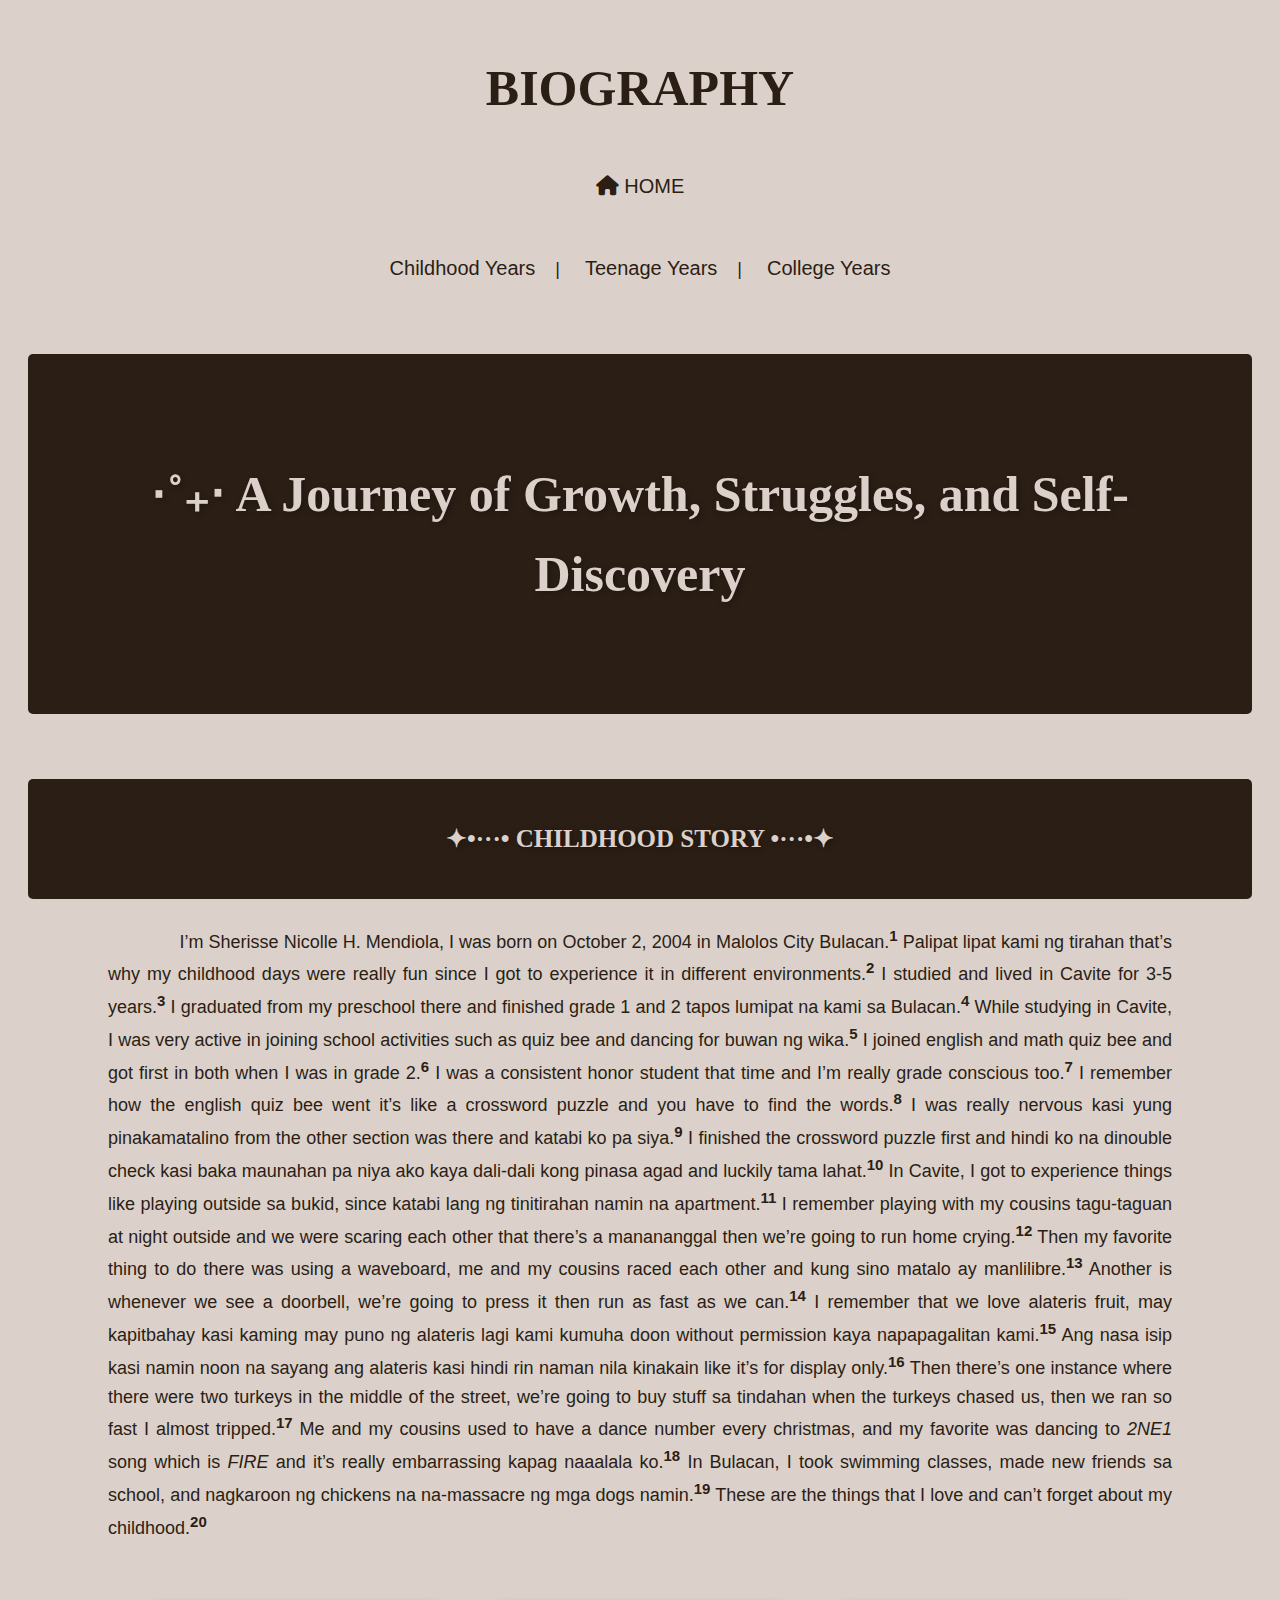
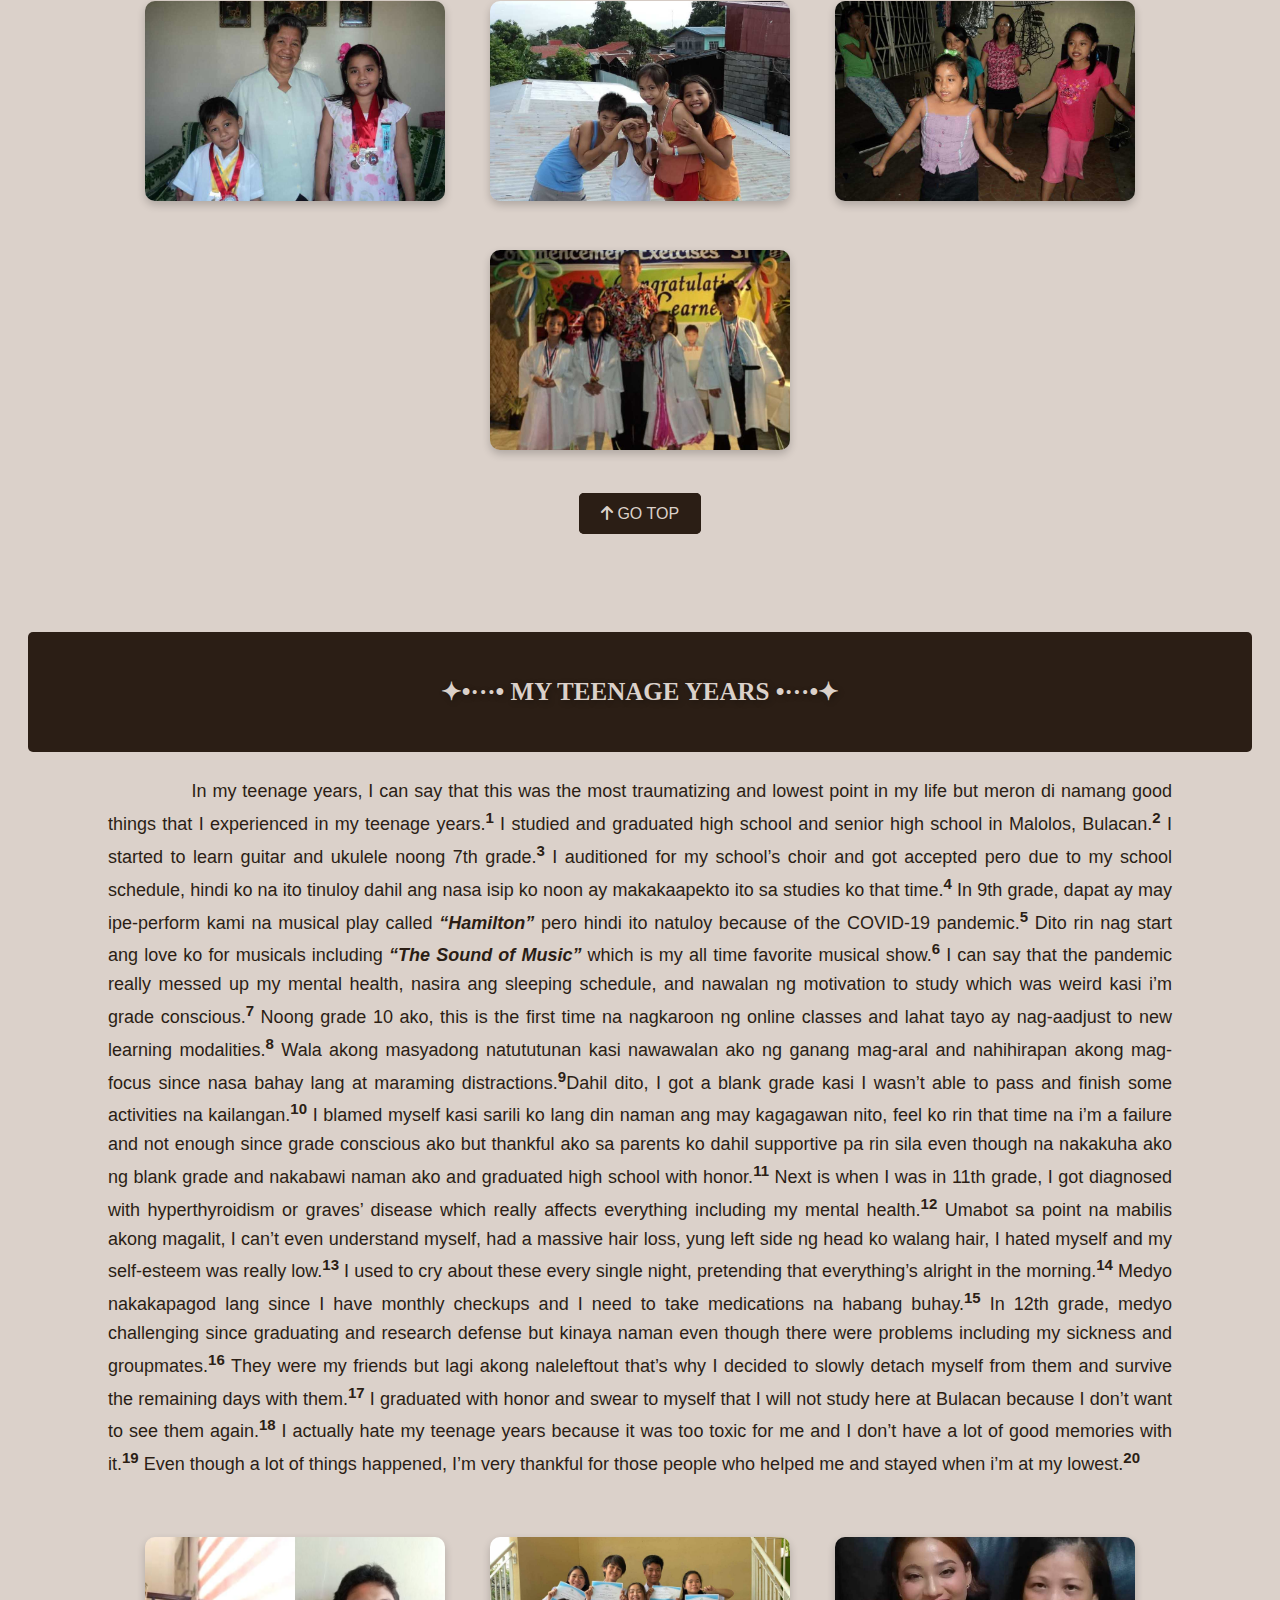
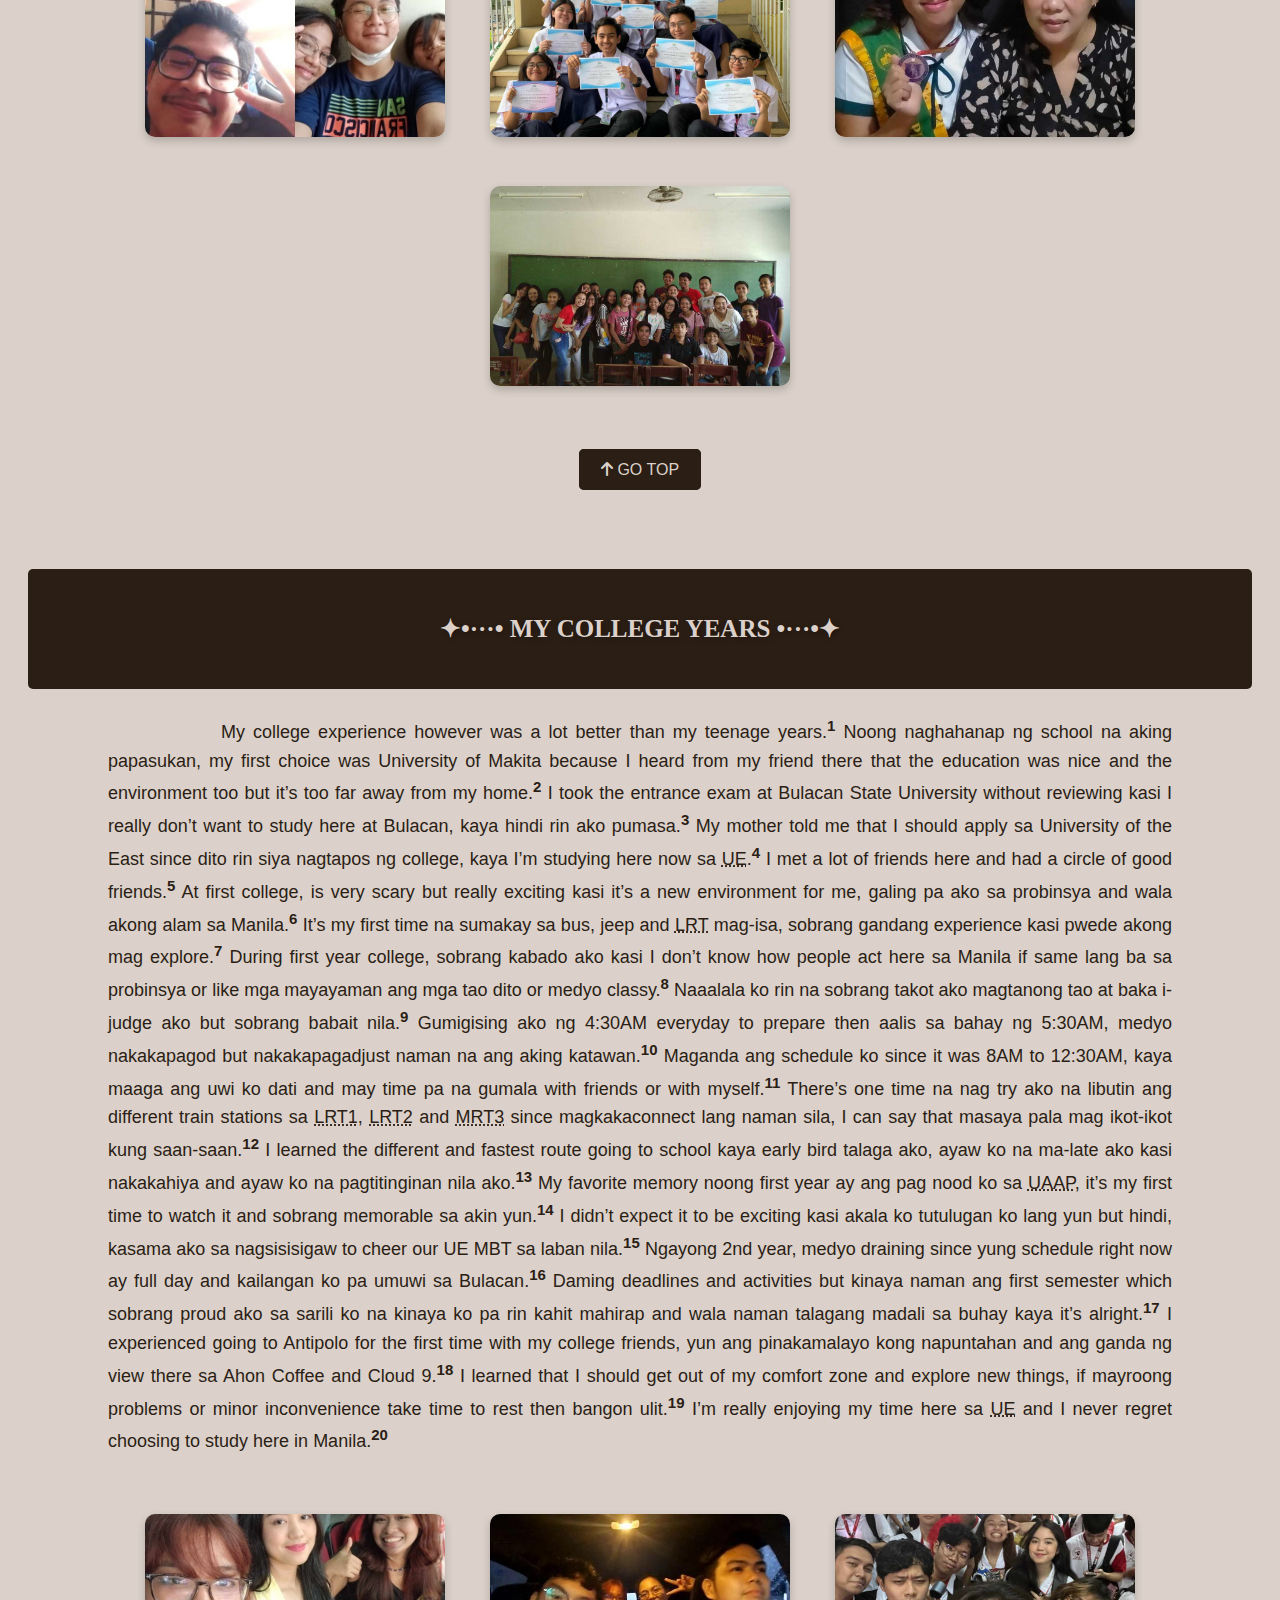
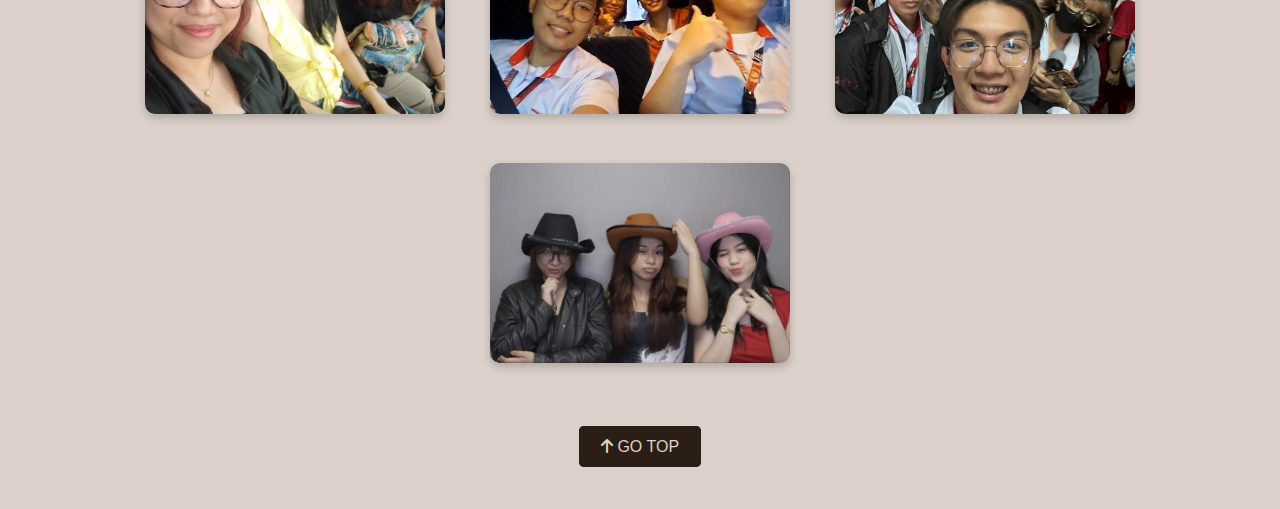
<file: mendiola_itbd_biography.html>
<!DOCTYPE html>
<html lang="en">
    <head>
        <meta charset="utf-8">
        <link rel="stylesheet" href="style.css">
        <meta name="viewport" content="width=device-width, initial-scale=1.0">
        <link rel="stylesheet" href="https://cdnjs.cloudflare.com/ajax/libs/font-awesome/6.0.0/css/all.min.css">
        <title>BIOGRAPHY PAGE</title>
    </head>
<body id="top">
    <!--MENDIOLA, SHERISSE NICOLLE-->
    <!--ITBD-->
 <!--HEADER-->

 <div align="center">
  <h2>BIOGRAPHY</h2>
  <a href="index.html" title="index"><i class="fas fa-home"></i> HOME</a></li>
 </div>
 <div>
  <nav>
    <a href="#childhood" title="Childhood Years">Childhood Years</a>|
    <a href="#teenage" title="Teenage Years">Teenage Years</a>|
    <a href="#college" title="College Years">College Years</a>
    
  </nav>
 </div>
<div align="center">
    <h1 style="font-family: Garamond; font-size: 50px;"><br>⋅˚₊‧ A Journey of Growth, Struggles, and Self-Discovery<br><br></h1>
</div>


<!--CHILDHOOD STORY-->
<div align="justify">
  <h3 id="childhood"><br>✦•···• CHILDHOOD STORY •···•✦<br><br></h3>
  <p><blockquote><blockquote>&nbsp;&nbsp;&nbsp;&nbsp;&nbsp;&nbsp;&nbsp;&nbsp;&nbsp;&nbsp;&nbsp;&nbsp;&nbsp;&nbsp;I’m Sherisse Nicolle H. Mendiola, I was born on October 2, 2004 in Malolos City Bulacan.<sup><b>1</b></sup> Palipat lipat kami ng tirahan that’s why my childhood days were really fun since I got to experience it in different environments.<sup><b>2</b></sup> I studied and lived in Cavite for 3-5 years.<sup><b>3</b></sup> I graduated from my preschool there and finished grade 1 and 2 tapos lumipat na kami sa Bulacan.<sup><b>4</b></sup> While studying in Cavite, I was very active in joining school activities such as quiz bee and dancing for buwan ng wika.<sup><b>5</b></sup> I joined english and math quiz bee and got first in both when I was in grade 2.<sup><b>6</b></sup> I was a consistent honor student that time and I’m really grade conscious too.<sup><b>7</b></sup> I remember how the english quiz bee went it’s like a crossword puzzle and you have to find the words.<sup><b>8</b></sup> I was really nervous kasi yung pinakamatalino from the other section was there and katabi ko pa siya.<sup><b>9</b></sup> I finished the crossword puzzle first and hindi ko na dinouble check kasi baka maunahan pa niya ako kaya dali-dali kong pinasa agad and luckily tama lahat.<sup><b>10</b></sup> In Cavite, I got to experience things like playing outside sa bukid, since katabi lang ng tinitirahan namin na apartment.<sup><b>11</b></sup> I remember playing with my cousins tagu-taguan at night outside and we were scaring each other that there’s a manananggal then we’re going to run home crying.<sup><b>12</b></sup> Then my favorite thing to do there was using a waveboard, me and my cousins raced each other and kung sino matalo ay manlilibre.<sup><b>13</b></sup> Another is whenever we see a doorbell, we’re going to press it then run as fast as we can.<sup><b>14</b></sup> I remember that we love alateris fruit, may kapitbahay kasi kaming may puno ng alateris lagi kami kumuha doon without permission kaya napapagalitan kami.<sup><b>15</b></sup> Ang nasa isip kasi namin noon na sayang ang alateris kasi hindi rin naman nila kinakain like it’s for display only.<sup><b>16</b></sup> Then there’s one instance where there were two turkeys in the middle of the street, we’re going to buy stuff sa tindahan when the turkeys chased us, then we ran so fast I almost tripped.<sup><b>17</b></sup> Me and my cousins used to have a dance number every christmas, and my favorite was dancing to <em>2NE1</em> song which is <em>FIRE</em> and it’s really embarrassing kapag naaalala ko.<sup><b>18</b></sup> In Bulacan, I took swimming classes, made new friends sa school, and nagkaroon ng chickens na na-massacre ng mga dogs namin.<sup><b>19</b></sup> These are the things that I love and can’t forget about my childhood.<sup><b>20</b></sup></blockquote></blockquote></p>
<div align="center">
<div class="photo-gallery">
    <a href="images/childhood1.jpg" target="pics">
      <img src="images/childhood1.jpg" alt="Quiz bee and School awards in Grade 2" title="School Achievements">
    </a>
</div>
<div class="photo-gallery">
  <a href="images/childhood2.jpg" target="pics">
    <img src="images/childhood2.jpg" alt="Me and my cousins at our roof" title="Province Life">
  </a>
</div>
<div class="photo-gallery">
<a href="images/childhood3.jpg" target="pics">
  <img src="images/childhood3.jpg" alt="Christmas party performance" title="Christmas party dance performance">
</a>
</div>
<div class="photo-gallery">
  <a href="images/childhood4.jpg" target="pics">
    <img src="images/childhood4.jpg" alt="Graduation picture with my classmates and adviser" title="Preschool Graduation">
  </a>
</div>
  <div class="top">
    <a href="#top" title="top"><i class="fas fa-arrow-up"></i> GO TOP</a>
  </div>
</div>
</div>

  
<!--TEENAGE YEARS-->
<div align="justify">
  <h3 id="teenage"><br>✦•···• MY TEENAGE YEARS •···•✦<br><br></h3>
  <p><blockquote><blockquote>&nbsp;&nbsp;&nbsp;&nbsp;&nbsp;&nbsp;&nbsp;&nbsp;&nbsp;&nbsp;&nbsp;&nbsp;&nbsp;&nbsp;In my teenage years, I can say that this was the most traumatizing and lowest point in my life but meron di namang good things that I experienced in my teenage years.<sup><b>1</b></sup> I studied and graduated high school and senior high school in Malolos, Bulacan.<sup><b>2</b></sup> I started to learn guitar and ukulele noong 7th grade.<sup><b>3</b></sup> I auditioned for my school’s choir and got accepted pero due to my school schedule, hindi ko na ito tinuloy dahil ang nasa isip ko noon ay makakaapekto ito sa studies ko that time.<sup><b>4</b></sup> In 9th grade, dapat ay may ipe-perform kami na musical play called <em><b>“Hamilton”</b></em> pero hindi ito natuloy because of the COVID-19 pandemic.<sup><b>5</b></sup> Dito rin nag start ang love ko for musicals including <em><b>“The Sound of Music”</b></em> which is my all time favorite musical show.<sup><b>6</b></sup> I can say that the pandemic really messed up my mental health, nasira ang sleeping schedule, and nawalan ng motivation to study which was weird kasi i’m grade conscious.<sup><b>7</b></sup> Noong grade 10 ako, this is the first time na nagkaroon ng online classes and lahat tayo ay nag-aadjust to new learning modalities.<sup><b>8</b></sup> Wala akong masyadong natututunan kasi nawawalan ako ng ganang mag-aral and nahihirapan akong mag-focus since nasa bahay lang at maraming distractions.<sup><b>9</b></sup>Dahil dito, I got a blank grade kasi I wasn’t able to pass and finish some activities na kailangan.<sup><b>10</b></sup> I blamed myself kasi sarili ko lang din naman ang may kagagawan nito, feel ko rin that time na i’m a failure and not enough since grade conscious ako but thankful ako sa parents ko dahil supportive pa rin sila even though na nakakuha ako ng blank grade and nakabawi naman ako and graduated high school with honor.<sup><b>11</b></sup> Next is when I was in 11th grade, I got diagnosed with hyperthyroidism or graves’ disease which really affects everything including my mental health.<sup><b>12</b></sup> Umabot sa point na mabilis akong magalit, I can’t even understand myself, had a massive hair loss, yung left side ng head ko walang hair, I hated myself and my self-esteem was really low.<sup><b>13</b></sup> I used to cry about these every single night, pretending that everything’s alright in the morning.<sup><b>14</b></sup> Medyo nakakapagod lang since I have monthly checkups and I need to take medications na habang buhay.<sup><b>15</b></sup> In 12th grade, medyo challenging since graduating and research defense but kinaya naman even though there were problems including my sickness and groupmates.<sup><b>16</b></sup> They were my friends but lagi akong naleleftout that’s why I decided to slowly detach myself from them and survive the remaining days with them.<sup><b>17</b></sup> I graduated with honor and swear to myself that I will not study here at Bulacan because I don’t want to see them again.<sup><b>18</b></sup> I actually hate my teenage years because it was too toxic for me and I don’t have a lot of good memories with it.<sup><b>19</b></sup> Even though a lot of things happened, I’m very thankful for those people who helped me and stayed when i’m at my lowest.<sup><b>20</b></sup></blockquote></blockquote></p>
<div align="center">
<div class="photo-gallery">
    <a href="images/teenage1.jpg" target="pics">
      <img src="images/teenage1.jpg" alt="Video call with my friends during the pandemic" title="First Hangout during the Pandemic" target="self">
    </a>
</div>
<div class="photo-gallery">
  <a href="images/teenage2.jpg" target="pics">
    <img src="images/teenage2.jpg" alt="A picture of me and my highschool friends with awards" title="Group pic w/ honors" target="self">
  </a>
</div>
<div class="photo-gallery">
<a href="images/teenage3.jpg" target="pics">
  <img src="images/teenage3.jpg" alt="senior high school graduation w/ mom" title="Senior High School Graduation" target="self">
</a>
</div>
<div class="photo-gallery">
  <a href="images/teenage4.jpg" target="pics">
    <img src="images/teenage4.jpg" alt="class picture in Grade 7" title="Grade 7 class" target="self">
  </a>
  </div>
</div>
  <div class="top">
    <a href="#top" title="top"><i class="fas fa-arrow-up"></i> GO TOP</a>
  </div>
</div>

<!--COLLEGE YEARS-->
<div align="justify">
  <h3 id="college"><br>✦•···• MY COLLEGE YEARS •···•✦<br><br></h3>
  <p><blockquote><blockquote>&nbsp;&nbsp;&nbsp;&nbsp;&nbsp;&nbsp;&nbsp;&nbsp;&nbsp;&nbsp;&nbsp;&nbsp;&nbsp;&nbsp;My college experience however was a lot better than my teenage years.<sup><b>1</b></sup> Noong naghahanap ng school na aking papasukan, my first choice was University of Makita because I heard from my friend there that the education was nice and the environment too but it’s too far away from my home.<sup><b>2</b></sup> I took the entrance exam at Bulacan State University without reviewing kasi I really don’t want to study here at Bulacan, kaya hindi rin ako pumasa.<sup><b>3</b></sup> My mother told me that I should apply sa University of the East since dito rin siya nagtapos ng college, kaya I’m studying here now sa <abbr title="Univeristy of the East">UE</abbr>.<sup><b>4</b></sup> I met a lot of friends here and had a circle of good friends.<sup><b>5</b></sup> At first college, is very scary but really exciting kasi it’s a new environment for me, galing pa ako sa probinsya and wala akong alam sa Manila.<sup><b>6</b></sup> It’s my first time na sumakay sa bus, jeep and <abbr title="Light Rail Transit">LRT</abbr> mag-isa, sobrang gandang experience kasi pwede akong mag explore.<sup><b>7</b></sup> During first year college, sobrang kabado ako kasi I don’t know how people act here sa Manila if same lang ba sa probinsya or like mga mayayaman ang mga tao dito or medyo classy.<sup><b>8</b></sup> Naaalala ko rin na sobrang takot ako magtanong tao at baka i-judge ako but sobrang babait nila.<sup><b>9</b></sup> Gumigising ako ng 4:30AM everyday to prepare then aalis sa bahay ng 5:30AM, medyo nakakapagod but nakakapagadjust naman na ang aking katawan.<sup><b>10</b></sup> Maganda ang schedule ko since it was 8AM to 12:30AM, kaya maaga ang uwi ko dati and may time pa na gumala with friends or with myself.<sup><b>11</b></sup> There’s one time na nag try ako na libutin ang different train stations sa <abbr title="Light Rail Transit 1">LRT1</abbr>, <abbr title="Light Rail Transit 2">LRT2</abbr> and <abbr title="Metro Rail Transit 3">MRT3</abbr> since magkakaconnect lang naman sila, I can say that masaya pala mag ikot-ikot kung saan-saan.<sup><b>12</b></sup> I learned the different and fastest route going to school kaya early bird talaga ako, ayaw ko na ma-late ako kasi nakakahiya and ayaw ko na pagtitinginan nila ako.<sup><b>13</b></sup> My favorite memory noong first year ay ang pag nood ko sa <abbr title="Univeristy Athletic Association of the Philippines">UAAP</abbr>, it’s my first time to watch it and sobrang memorable sa akin yun.<sup><b>14</b></sup> I didn’t expect it to be exciting kasi akala ko tutulugan ko lang yun but hindi, kasama ako sa nagsisisigaw to cheer our UE MBT sa laban nila.<sup><b>15</b></sup> Ngayong 2nd year, medyo draining since yung schedule right now ay full day and kailangan ko pa umuwi sa Bulacan.<sup><b>16</b></sup> Daming deadlines and activities but kinaya naman ang first semester which sobrang proud ako sa sarili ko na kinaya ko pa rin kahit mahirap and wala naman talagang madali sa buhay kaya it’s alright.<sup><b>17</b></sup> I experienced going to Antipolo for the first time with my college friends, yun ang pinakamalayo kong napuntahan and ang ganda ng view there sa Ahon Coffee and Cloud 9.<sup><b>18</b></sup> I learned that I should get out of my comfort zone and explore new things, if mayroong problems or minor inconvenience take time to rest then bangon ulit.<sup><b>19</b></sup> I’m really enjoying my time here sa <abbr title="University of the East">UE</abbr> and I never regret choosing to study here in Manila.<sup><b>20</b></sup></blockquote></blockquote></p>
  <div align="center">
  <div class="photo-gallery">
    <a href="images/college1.jpg" target="pics">
      <img src="images/college1.jpg" alt="Me and my friends watching UAAP games" title="First time watching UAAP" target="self">
    </a>
</div>
<div class="photo-gallery">
  <a href="images/college2.jpg" target="pics">
    <img src="images/college2.jpg" alt="A picture of me and my college friends in Antipolo" title="Antipolo Hangout" target="self">
  </a>
</div>
<div class="photo-gallery">
<a href="images/college3.jpg" target="pics">
  <img src="images/college3.jpg" alt="A picture of me and my friends during CCSS Week" title="CCSS Week" target="self">
</a>
</div>
<div class="photo-gallery">
  <a href="images/college4.jpg" target="pics">
    <img src="images/college4.jpg" alt="A picture of me and my friends on trisha's birthday" title="Trisha's Birthday" target="self">
  </a>
  </div>
</div>
<div class="top">
  <a href="#top" title="top"><i class="fas fa-arrow-up"></i> GO TOP</a>
</div>
</div>
</body>
</html>
</file>
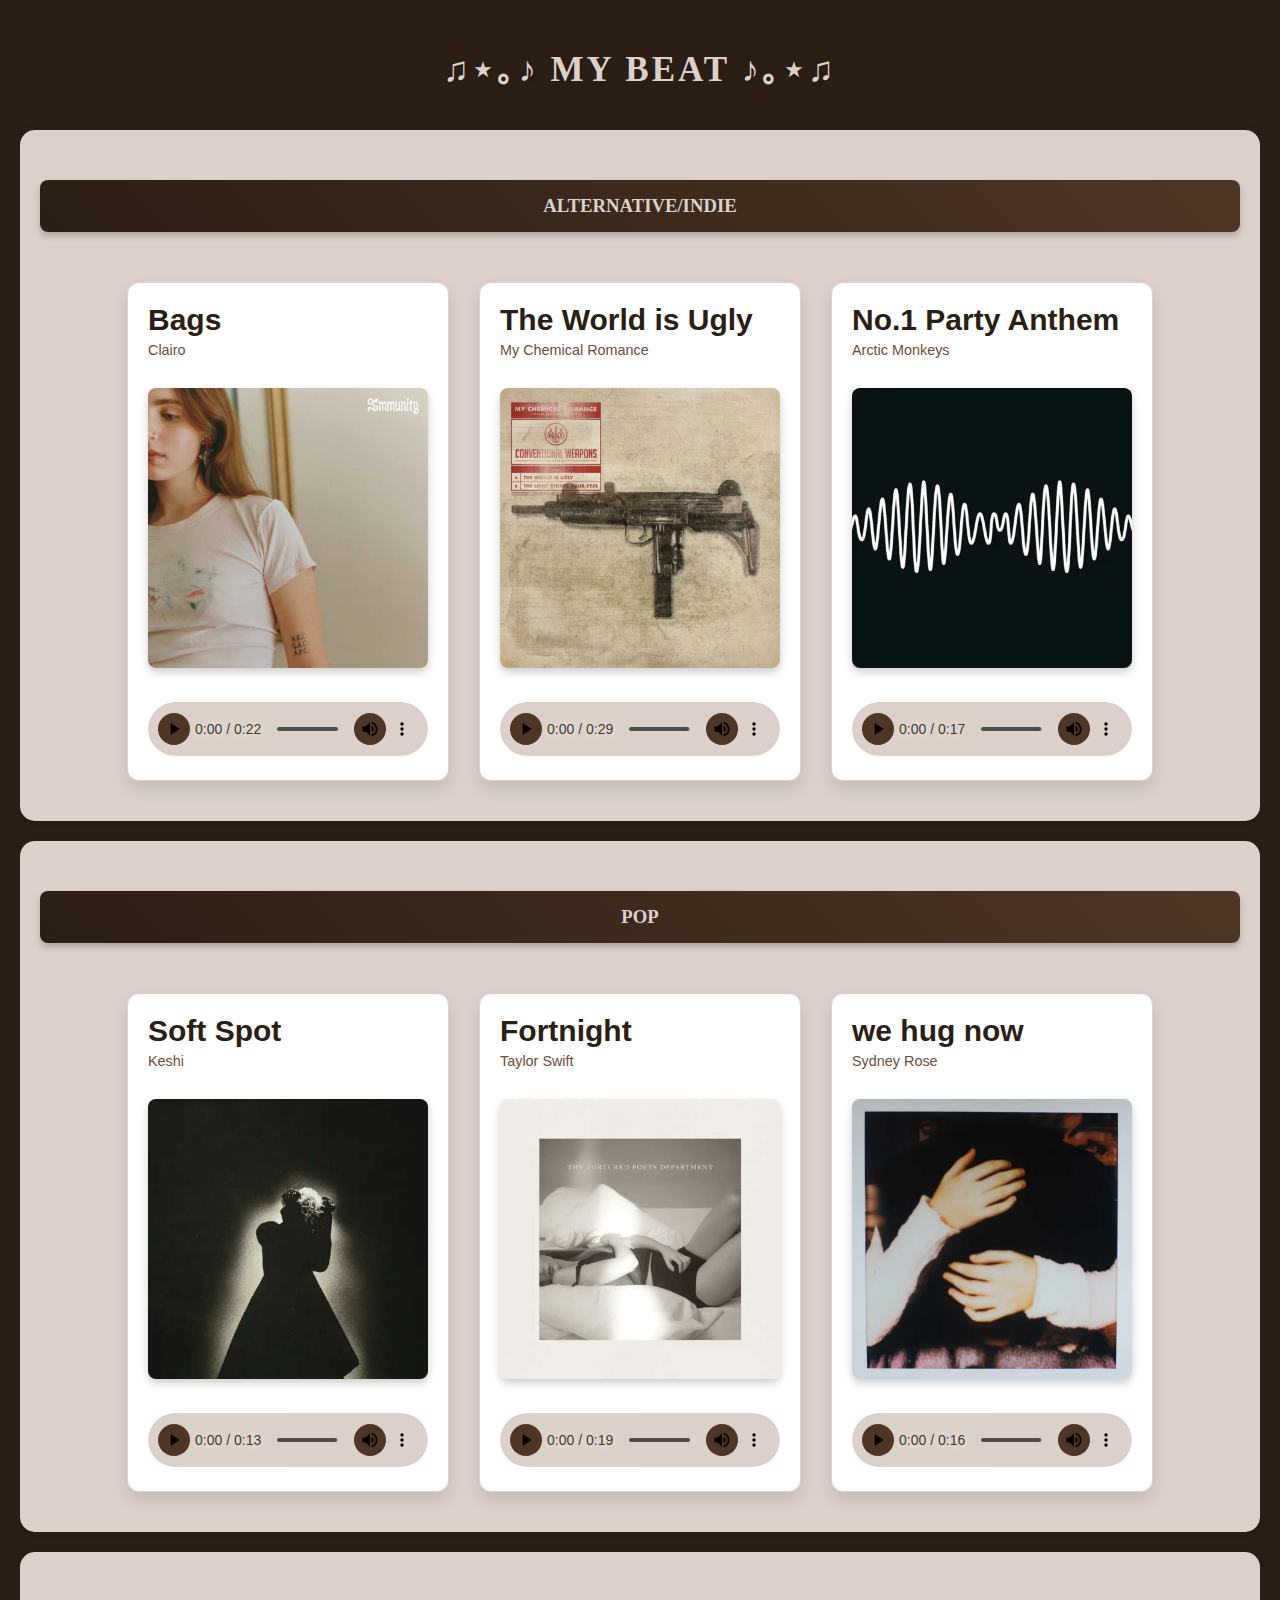
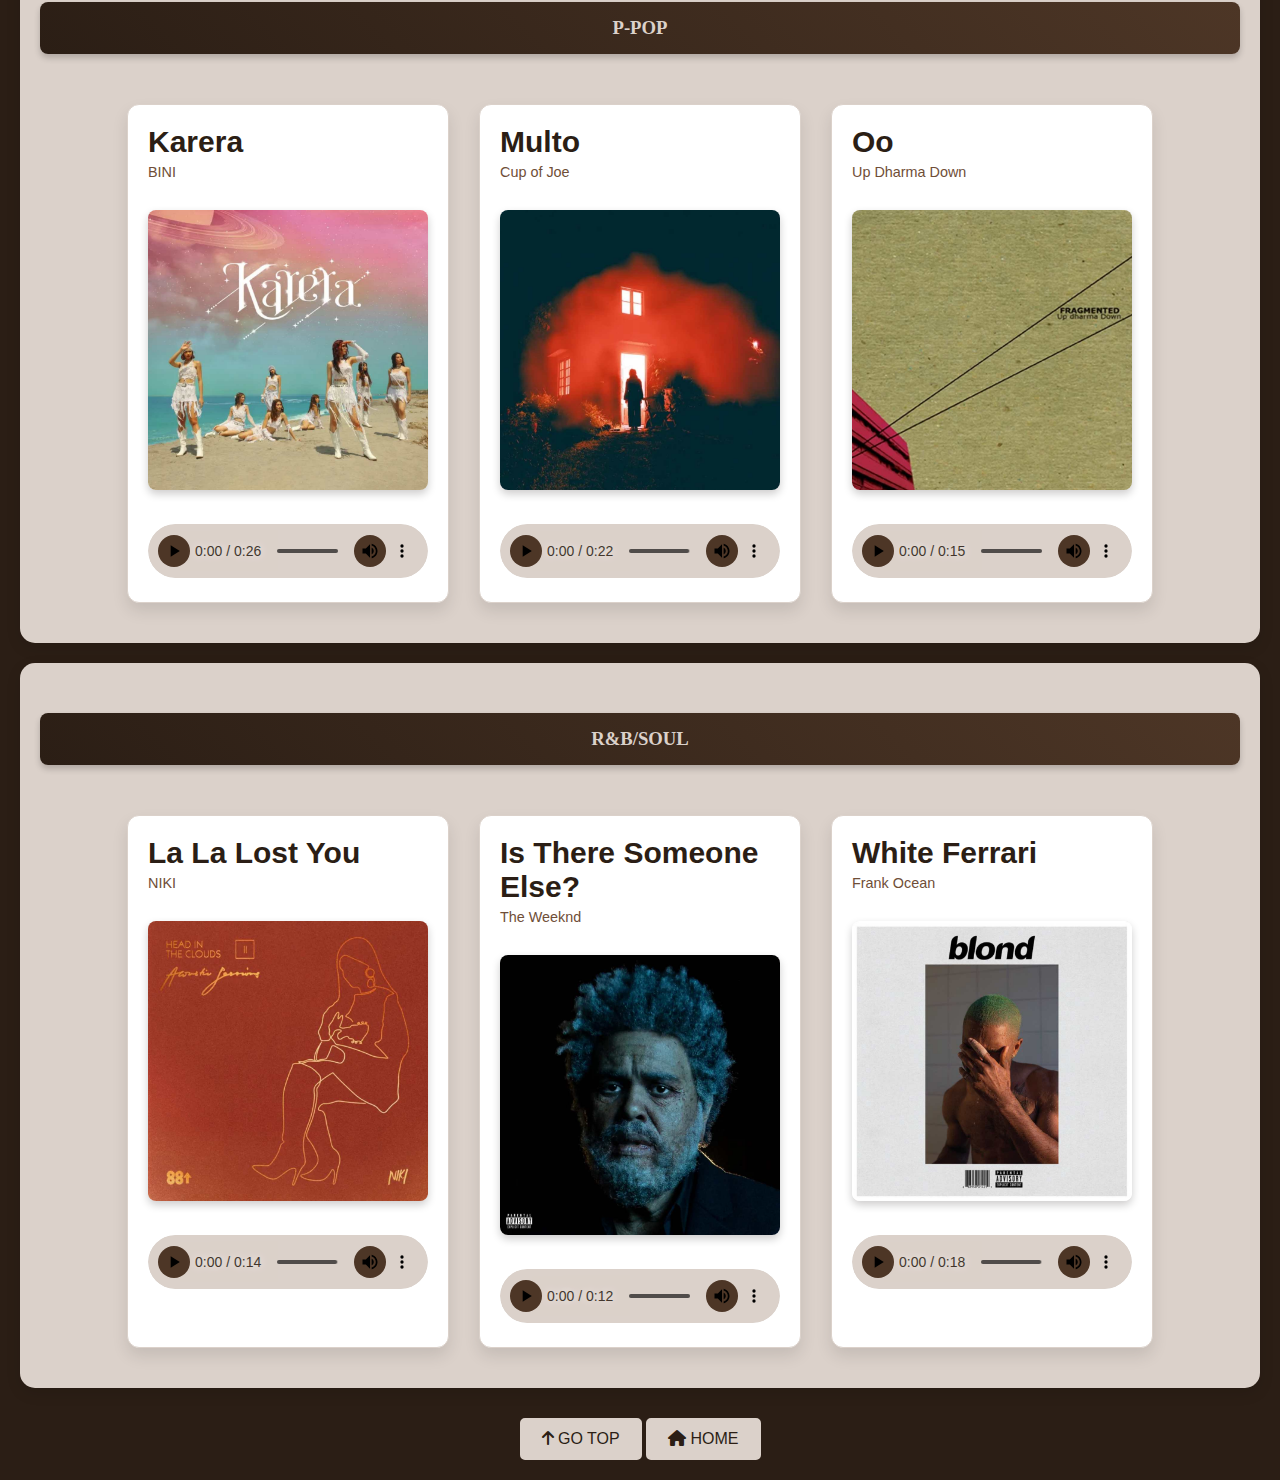
<file: mendiola_itbd_mybeat.html>
<!DOCTYPE html>
<html lang="en">
<head>
    <meta charset="utf-8">
    <link rel="stylesheet" href="mybeat.css">
    <meta name="viewport" content="width=device-width, initial-scale=1.0">
    <link rel="stylesheet" href="https://cdnjs.cloudflare.com/ajax/libs/font-awesome/6.0.0/css/all.min.css">
    <title>MY BEATS</title>
</head>
<body id="top">
    <div align="center">
        <h2>♫⋆｡♪ MY BEAT ♪｡⋆♫</h2>
    </div>

    <div class="music-section">
        <h3>ALTERNATIVE/INDIE</h3>
        <div class="audio-container">
            <div class="audio-item">
                <p>Bags</p>
                <p>Clairo</p>
                <img src="music/bags.jpg" alt="Clairo" class="artist-image">
                <audio controls>
                    <source src="music/alternative1.mp3" type="audio/mpeg">
                    Your browser does not support the audio element.
                </audio>
            </div>
            <div class="audio-item">
                <p>The World is Ugly</p>
                <p>My Chemical Romance</p>
                <img src="music/twiu.jpg" alt="Clairo" class="artist-image">
                <audio controls>
                    <source src="music/alternative2.mp3" type="audio/mpeg">
                    Your browser does not support the audio element.
                </audio>
            </div>
            <div class="audio-item">
                <p>No.1 Party Anthem</p>
                <p>Arctic Monkeys</p>
                <img src="music/nopa.jpg" alt="Clairo" class="artist-image">
                <audio controls>
                    <source src="music/alternative3.mp3" type="audio/mpeg">
                    Your browser does not support the audio element.
                </audio>
            </div>
        </div>
    </div>
    <div class="music-section">
        <h3>POP</h3>
        <div class="audio-container">
            <div class="audio-item">
                <p>Soft Spot</p>
                <p>Keshi</p>
                <img src="music/softspot.jpg" alt="Clairo" class="artist-image">
                <audio controls>
                    <source src="music/pop1.mp3" type="audio/mpeg">
                    Your browser does not support the audio element.
                </audio>
            </div>
            <div class="audio-item">
                <p>Fortnight</p>
                <p>Taylor Swift</p>
                <img src="music/fortnight.jpg" alt="Clairo" class="artist-image">
                <audio controls>
                    <source src="music/pop2.mp3" type="audio/mpeg">
                    Your browser does not support the audio element.
                </audio>
            </div>
            <div class="audio-item">
                <p>we hug now</p>
                <p>Sydney Rose</p>
                <img src="music/whn.jpg" alt="Clairo" class="artist-image">
                <audio controls>
                    <source src="music/pop3.mp3" type="audio/mpeg">
                    Your browser does not support the audio element.
                </audio>
            </div>
        </div>
    </div>
    <div class="music-section">
        <h3>P-POP</h3>
        <div class="audio-container">
            <div class="audio-item">
                <p>Karera</p>
                <p>BINI</p>
                <img src="music/karera.jpg" alt="Clairo" class="artist-image">
                <audio controls>
                    <source src="music/ppop1.mp3" type="audio/mpeg">
                    Your browser does not support the audio element.
                </audio>
            </div>
            <div class="audio-item">
                <p>Multo</p>
                <p>Cup of Joe</p>
                <img src="music/multo.jpg" alt="Clairo" class="artist-image">
                <audio controls>
                    <source src="music/ppop2.mp3" type="audio/mpeg">
                    Your browser does not support the audio element.
                </audio>
            </div>
            <div class="audio-item">
                <p>Oo</p>
                <p>Up Dharma Down</p>
                <img src="music/oo.jpg" alt="Clairo" class="artist-image">
                <audio controls>
                    <source src="music/ppop3.mp3" type="audio/mpeg">
                    Your browser does not support the audio element.
                </audio>
            </div>
        </div>
    </div>
    <div class="music-section">
        <h3>R&B/SOUL</h3>
        <div class="audio-container">
            <div class="audio-item">
                <p>La La Lost You</p>
                <p>NIKI</p>
                <img src="music/lala.jpg" alt="Clairo" class="artist-image">
                <audio controls>
                    <source src="music/r&b1.mp3" type="audio/mpeg">
                    Your browser does not support the audio element.
                </audio>
            </div>
            <div class="audio-item">
                <p>Is There Someone Else?</p>
                <p>The Weeknd</p>
                <img src="music/theweeknd.jpg" alt="Clairo" class="artist-image">
                <audio controls>
                    <source src="music/r&b2.mp3" type="audio/mpeg">
                    Your browser does not support the audio element.
                </audio>
            </div>
            <div class="audio-item">
                <p>White Ferrari</p>
                <p>Frank Ocean</p>
                <img src="music/whitefer.jpg" alt="Clairo" class="artist-image">
                <audio controls>
                    <source src="music/r&b3.mp3" type="audio/mpeg">
                    Your browser does not support the audio element.
                </audio>
            </div>
        </div>
    </div>
    <div class="top">
        <a href="#top" title="top"><i class="fas fa-arrow-up"></i> GO TOP</a>
        <a href="index.html" title="index"><i class="fas fa-home"></i> HOME</a></li>
    </div>


</body>
</html>
</file>
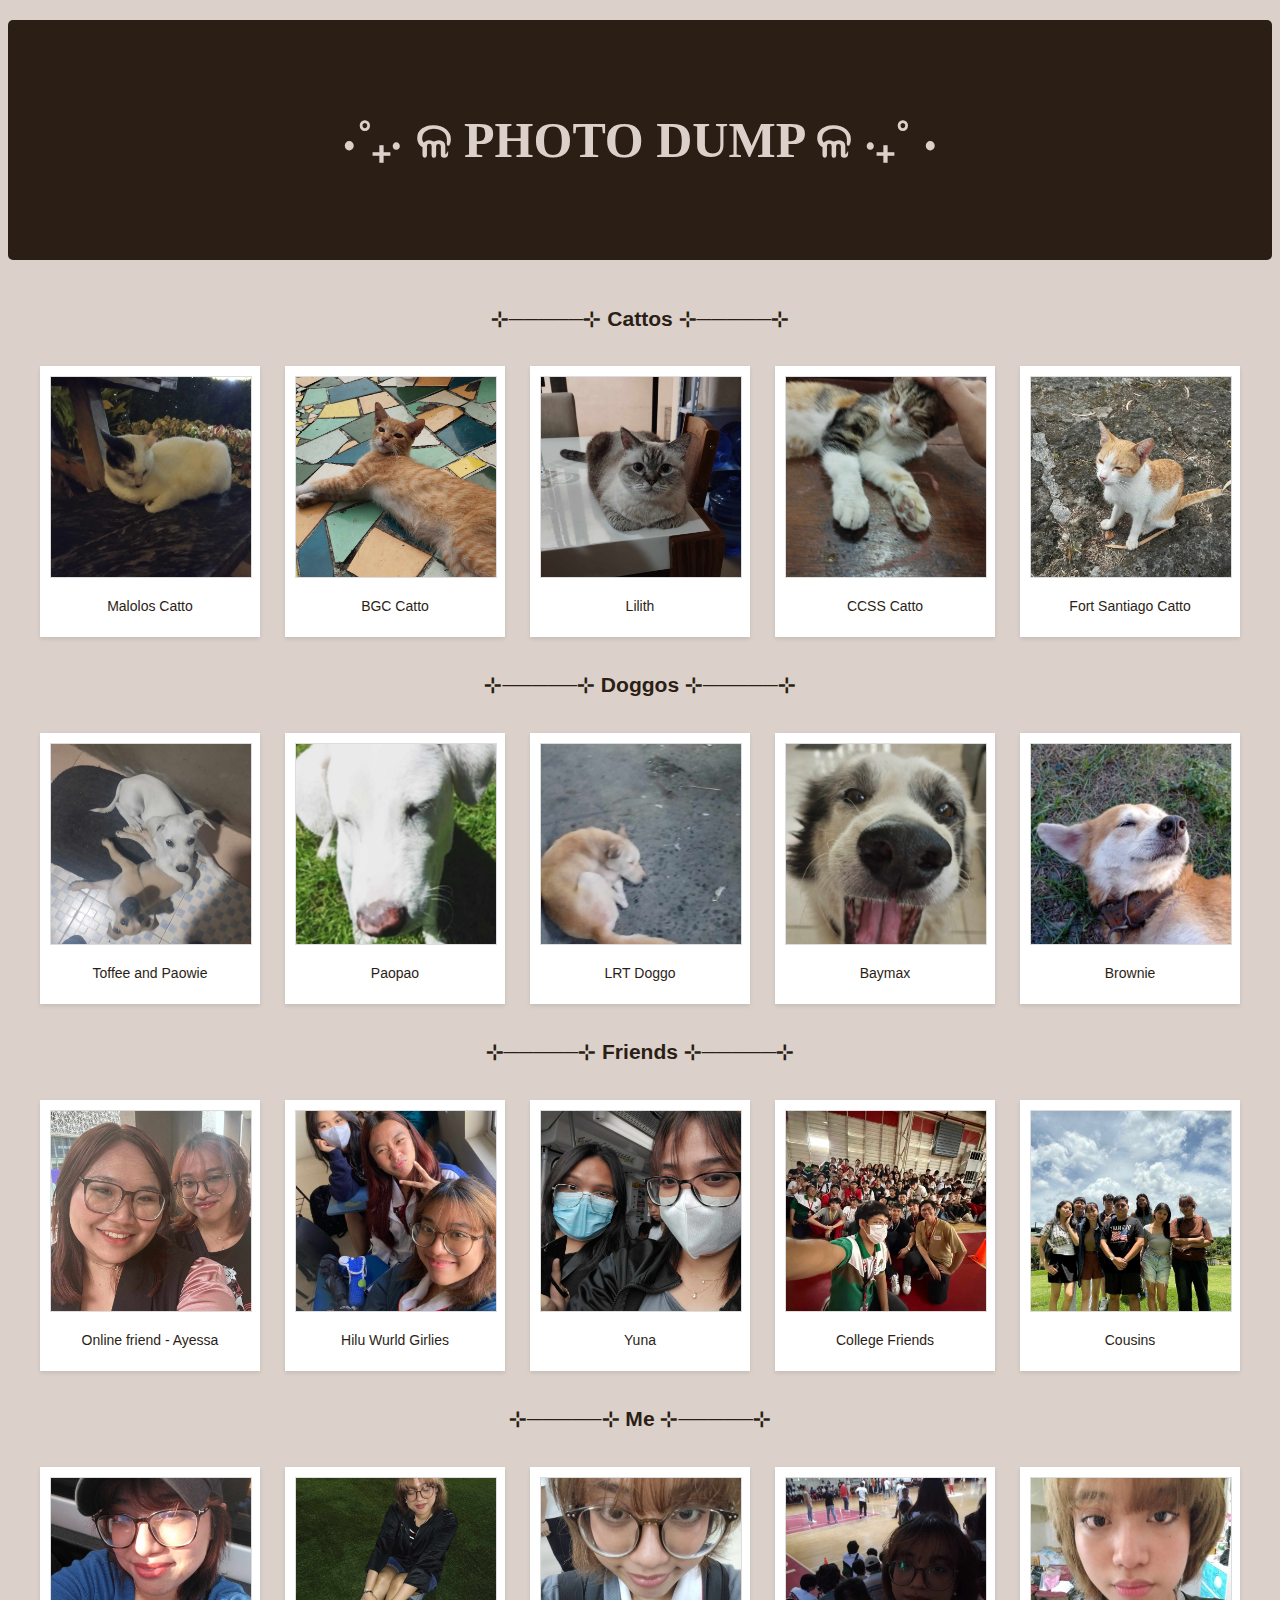
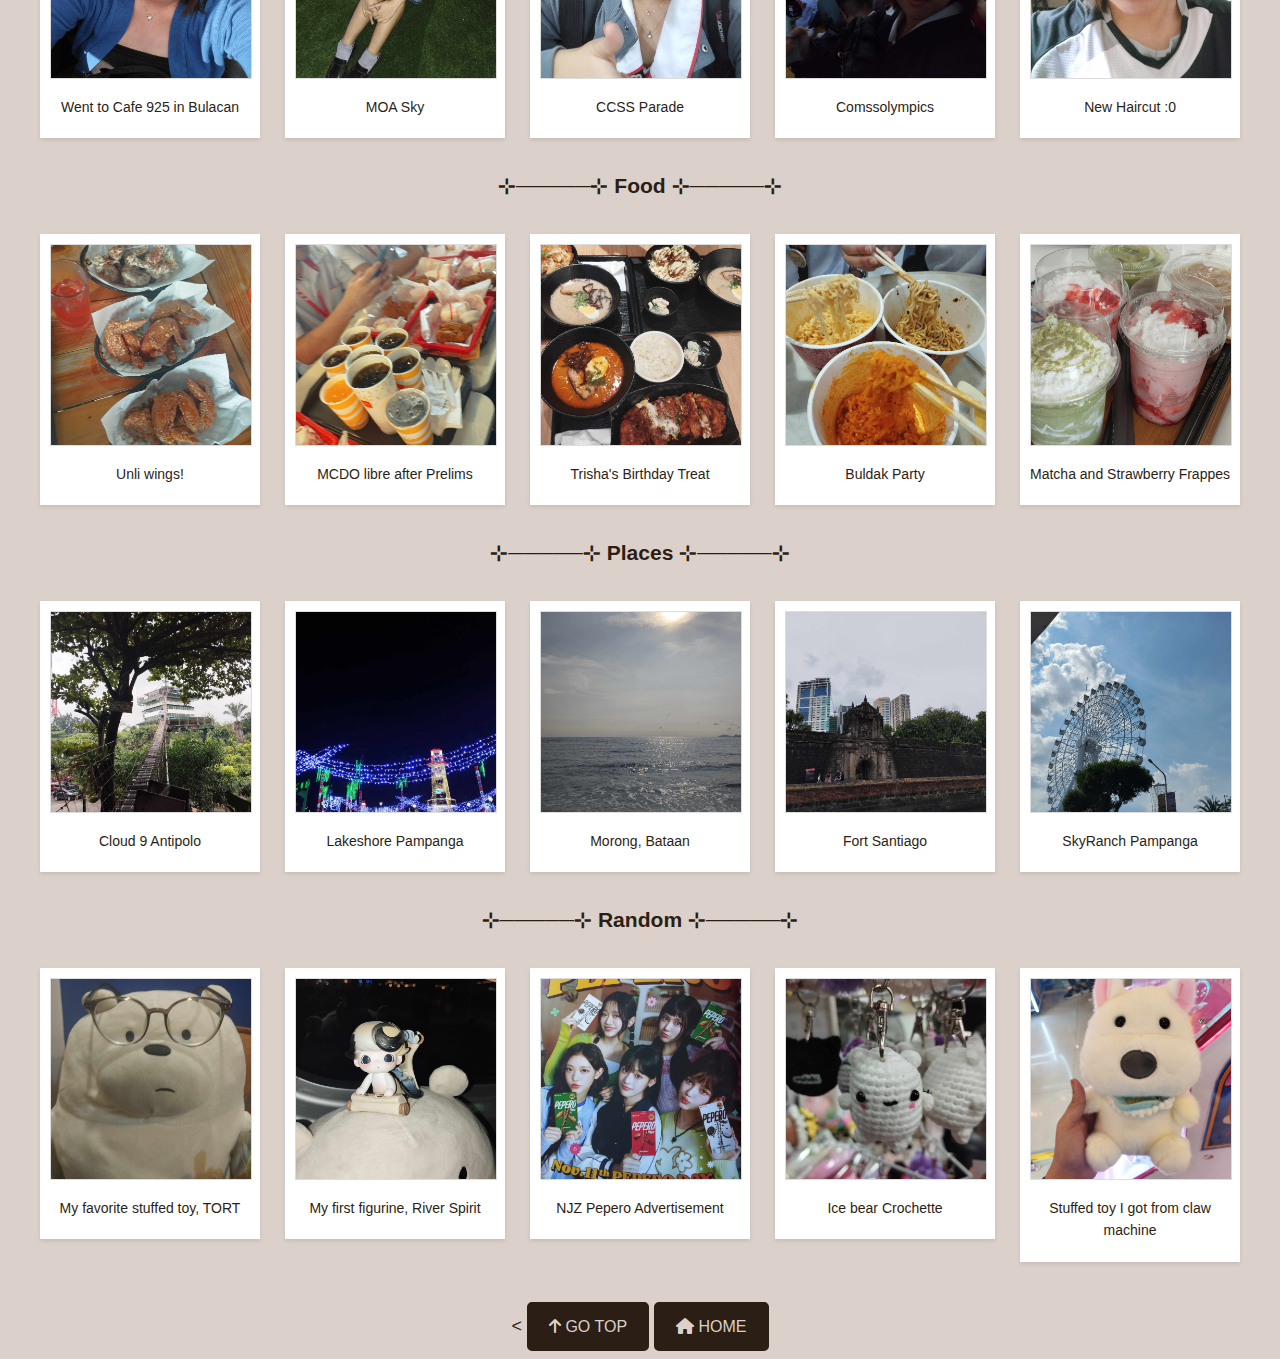
<file: mendiola_itbd_photodump.html>
<!DOCTYPE html>
<html lang="en">
    <head>
        <meta charset="utf-8">
        <link rel="stylesheet" href="photodump.css">
        <meta name="viewport" content="width=device-width, initial-scale=1.0">
        <link rel="stylesheet" href="https://cdnjs.cloudflare.com/ajax/libs/font-awesome/6.0.0/css/all.min.css">
        <title>PHOTODUMP</title>
    </head>
<body id="top">
    <!--MENDIOLA, SHERISSE NICOLLE-->
    <!--ITBD-->
    <!--HEADER-->
    <div align="center">
        <h2><br>⋅˚₊‧ ଳ PHOTO DUMP ଳ ‧₊˚ ⋅ <br><br></h2>
    </div>
    <div align="center">
      <h3>⊹─────⊹ Cattos ⊹─────⊹</h3>
        <div class="photo-gallery">
            <a href="images/catto1.jpg" target="pics">
              <img src="images/catto1.jpg" alt="sleeping cat" title="chubby cat in Malolos">
            </a>
            <div class="description">Malolos Catto</div>
        </div>
        <div class="photo-gallery">
            <a href="images/catto2.jpg" target="pics">
              <img src="images/catto2.jpg" alt="cute cat" title="BGC cat that is friendly and cute">
            </a>
            <div class="description">BGC Catto</div>
        </div>
        <div class="photo-gallery">
            <a href="images/catto3.jpg" target="pics">
              <img src="images/catto3.jpg" alt="A picture of a cat" title="my cousin's cat">
            </a>
            <div class="description">Lilith</div>
        </div>
        <div class="photo-gallery">
            <a href="images/catto4.jpg" target="pics">
              <img src="images/catto4.jpg" alt="A picture of a sleeping cat" title="CCSS cat in UE">
            </a>
            <div class="description">CCSS Catto</div>
        </div>
        <div class="photo-gallery">
            <a href="images/catto5.jpg" target="pics">
              <img src="images/catto5.jpg" alt="a picture of a cat" title="Friendly cat in fort santiago, tour meow guide!">
            </a>
            <div class="description">Fort Santiago Catto</div>
        </div>
        <h3>⊹─────⊹ Doggos ⊹─────⊹</h3>
        <div class="photo-gallery">
            <a href="images/doggo1.jpg" target="pics">
              <img src="images/doggo1.jpg" alt="A picture of two puppies" title="My makulit na doggies">
            </a>
            <div class="description">Toffee and Paowie</div>
        </div>
        <div class="photo-gallery">
            <a href="images/doggo2.jpg" target="pics">
              <img src="images/doggo2.jpg" alt="A picture of a pretty dog" title="My pretty boy who's in heaven now">
            </a>
            <div class="description">Paopao</div>
        </div>
        <div class="photo-gallery">
            <a href="images/doggo3.jpg" target="pics">
              <img src="images/doggo3.jpg" alt="A stray dog who is sleeping" title="A stray dog at LRT1">
            </a>
            <div class="description">LRT Doggo</div>
        </div>
        <div class="photo-gallery">
            <a href="images/doggo4.jpg" target="pics">
              <img src="images/doggo4.jpg" alt="A picture of a pretty dog" title="My lovely pretty boy who's in heaven too">
            </a>
            <div class="description">Baymax</div>
        </div>
        <div class="photo-gallery">
            <a href="images/doggo5.jpg" target="pics">
              <img src="images/doggo5.jpg" alt="A picture of a pretty dog" title="My cutie tababebi brownie">
            </a>
            <div class="description">Brownie</div>
        </div>
        <h3>⊹─────⊹ Friends ⊹─────⊹</h3>
        <div class="photo-gallery">
            <a href="images/friend1.jpg" target="pics">
              <img src="images/friend1.jpg" alt="A picture with my online friend" title="Online friend na after 2 years nagkita">
            </a>
            <div class="description">Online friend - Ayessa</div>
        </div>
        <div class="photo-gallery">
            <a href="images/friend2.jpg" target="pics">
              <img src="images/friend2.jpg" alt="A picture with my friends" title="My college girlies">
            </a>
            <div class="description">Hilu Wurld Girlies</div>
        </div>
        <div class="photo-gallery">
            <a href="images/friend3.jpg" target="pics">
              <img src="images/friend3.jpg" alt="A picture with my friends" title="My long time bestfriend">
            </a>
            <div class="description">Yuna</div>
            
        </div>
        <div class="photo-gallery">
            <a href="images/friend4.jpg" target="pics">
              <img src="images/friend4.jpg" alt="A picture with my friends" title="College friends">
            </a>
            <div class="description">College Friends</div>
        </div>
        <div class="photo-gallery">
            <a href="images/friend5.jpg" target="pics">
              <img src="images/friend5.jpg" alt="A picture with my cousins" title="Outing with my cousins">
            </a>
            <div class="description">Cousins</div>
        </div>
        <h3>⊹─────⊹ Me ⊹─────⊹</h3>
        <div class="photo-gallery">
            <a href="images/me1.jpg" target="pics">
              <img src="images/me1.jpg" alt="A picture of myself" title="Sat in the back of the pick-up truck ">
            </a>
            <div class="description">Went to Cafe 925 in Bulacan</div>
        </div>
        <div class="photo-gallery">
            <a href="images/me2.jpg" target="pics">
              <img src="images/me2.jpg" alt="A picture of myself" title="Me time">
            </a>
            <div class="description">MOA Sky</div>
        </div>
        <div class="photo-gallery">
            <a href="images/me3.jpg" target="pics">
              <img src="images/me3.jpg" alt="A picture of myself" title="PArticipated in CCSS Parade for CCSS Week">
              <div class="description">CCSS Parade</div>
            </a>
        </div>
        <div class="photo-gallery">
            <a href="images/me4.jpg" target="pics">
              <img src="images/me4.jpg" alt="A picture of myself" title="Comssolympics CCSS Week!">
            </a>
            <div class="description">Comssolympics</div>
        </div>
        <div class="photo-gallery">
            <a href="images/me5.jpg" target="pics">
              <img src="images/me5.jpg" alt="A picture of myself" title="Got myself a new haircut">
            </a>
            <div class="description">New Haircut :0</div>
        </div>
        <h3>⊹─────⊹ Food ⊹─────⊹</h3>
        <div class="photo-gallery">
            <a href="images/food1.jpg" target="pics">
            <img src="images/food1.jpg" alt="A picture of chicken wings" title="Unli wings with cousins">
            </a>
            <div class="description">Unli wings!</div>
        </div>
        <div class="photo-gallery">
            <a href="images/food2.jpg" target="pics">
            <img src="images/food2.jpg" alt="A picture of mcdonald food" title="Libre nila after prelims!">
          </a>
          <div class="description">MCDO libre after Prelims</div>
        </div>
        <div class="photo-gallery">
          <a href="images/food3.jpg" target="pics">
          <img src="images/food3.jpg" alt="A picture of japanese food" title="Trisha's birthday treat, masarap japanese food">
        </a>
        <div class="description">Trisha's Birthday Treat</div>
        </div>
        <div class="photo-gallery">
          <a href="images/food4.jpg" target="pics">
          <img src="images/food4.jpg" alt="A picture of spicy noodles" title="Eating korean spicy noodles, with levels xD">
        </a>
        <div class="description">Buldak Party</div>
        </div>
        <div class="photo-gallery">
          <a href="images/food5.jpg" target="pics">
          <img src="images/food5.jpg" alt="A picture of drinks" title="went to Palpitate Coffee Shop">
        </a>
        <div class="description">Matcha and Strawberry Frappes</div>
        </div>

        <h3>⊹─────⊹ Places ⊹─────⊹</h3>
        <div class="photo-gallery">
          <a href="images/place1.jpg" target="pics">
          <img src="images/place1.jpg" alt="A picture of CLoud 9" title="Went to Cloud 9 Antipolo during vacant">
        </a>
        <div class="description">Cloud 9 Antipolo</div>
        </div>
        <div class="photo-gallery">
          <a href="images/place2.jpg" target="pics">
          <img src="images/place2.jpg" alt="A picture of Lakeshore" title="Lakeshore Pampanga last year">
        </a>
        <div class="description">Lakeshore Pampanga</div>
        </div>
        <div class="photo-gallery">
          <a href="images/place3.jpg" target="pics">
          <img src="images/place3.jpg" alt="A picture of a beach" title="Went to Morong Bataan to celebrate mother's birthday">
        </a>
        <div class="description">Morong, Bataan</div>
        </div>
        <div class="photo-gallery">
          <a href="images/place4.jpg" target="pics">
          <img src="images/place4.jpg" alt="A picture of Fort Santiago" title="First time to go to Fort Santiago">
        </a>
        <div class="description">Fort Santiago</div>
        </div>
        <div class="photo-gallery">
          <a href="images/place5.jpg" target="pics">
          <img src="images/place5.jpg" alt="A picture of Pampanga Eye" title="Visited my friend and hangout with her">
        </a>
        <div class="description">SkyRanch Pampanga</div>
        </div>

        <h3>⊹─────⊹ Random ⊹─────⊹</h3>
        <div class="photo-gallery">
          <a href="images/random1.jpg" target="pics">
          <img src="images/random1.jpg" alt="A picture of ice bear stuffed toy" title="My favorite stuffed toy, tort">
        </a>
        <div class="description">My favorite stuffed toy, TORT</div>
        </div>
        <div class="photo-gallery">
          <a href="images/random2.jpg" target="pics">
          <img src="images/random2.jpg" alt="A picture of a figurine" title="My first ever blind box and got my prio">
        </a>
        <div class="description">My first figurine, River Spirit</div>
        </div>
        <div class="photo-gallery">
          <a href="images/random3.jpg" target="pics">
          <img src="images/random3.jpg" alt="A picture of njz kpop group" title="ONe of my favorite KPOP group">
          <div class="description">NJZ Pepero Advertisement</div>
        </a>
        </div>
        <div class="photo-gallery">
          <a href="images/random4.jpg" target="pics">
          <img src="images/random4.jpg" alt="A picture of crochetted ice bear keychain" title="My favorite bear in we bare bears">
        </a>
        <div class="description">Ice bear Crochette</div>
        </div>
        <div class="photo-gallery">
          <a href="images/random5.jpg" target="pics">
          <img src="images/random5.jpg" alt="A picture of dog stuffed toy" title="Stuffed toy I got from claw machine in 3 tries">
        </a>
        <div class="description">Stuffed toy I got from claw machine
        </div>
        </div>
    </div>
    <div class="top">
      <        <a href="#top" title="top"><i class="fas fa-arrow-up"></i> GO TOP</a>
      <a href="index.html" title="index"><i class="fas fa-home"></i> HOME</a></li>
    </div>

</body>
</html>
</file>
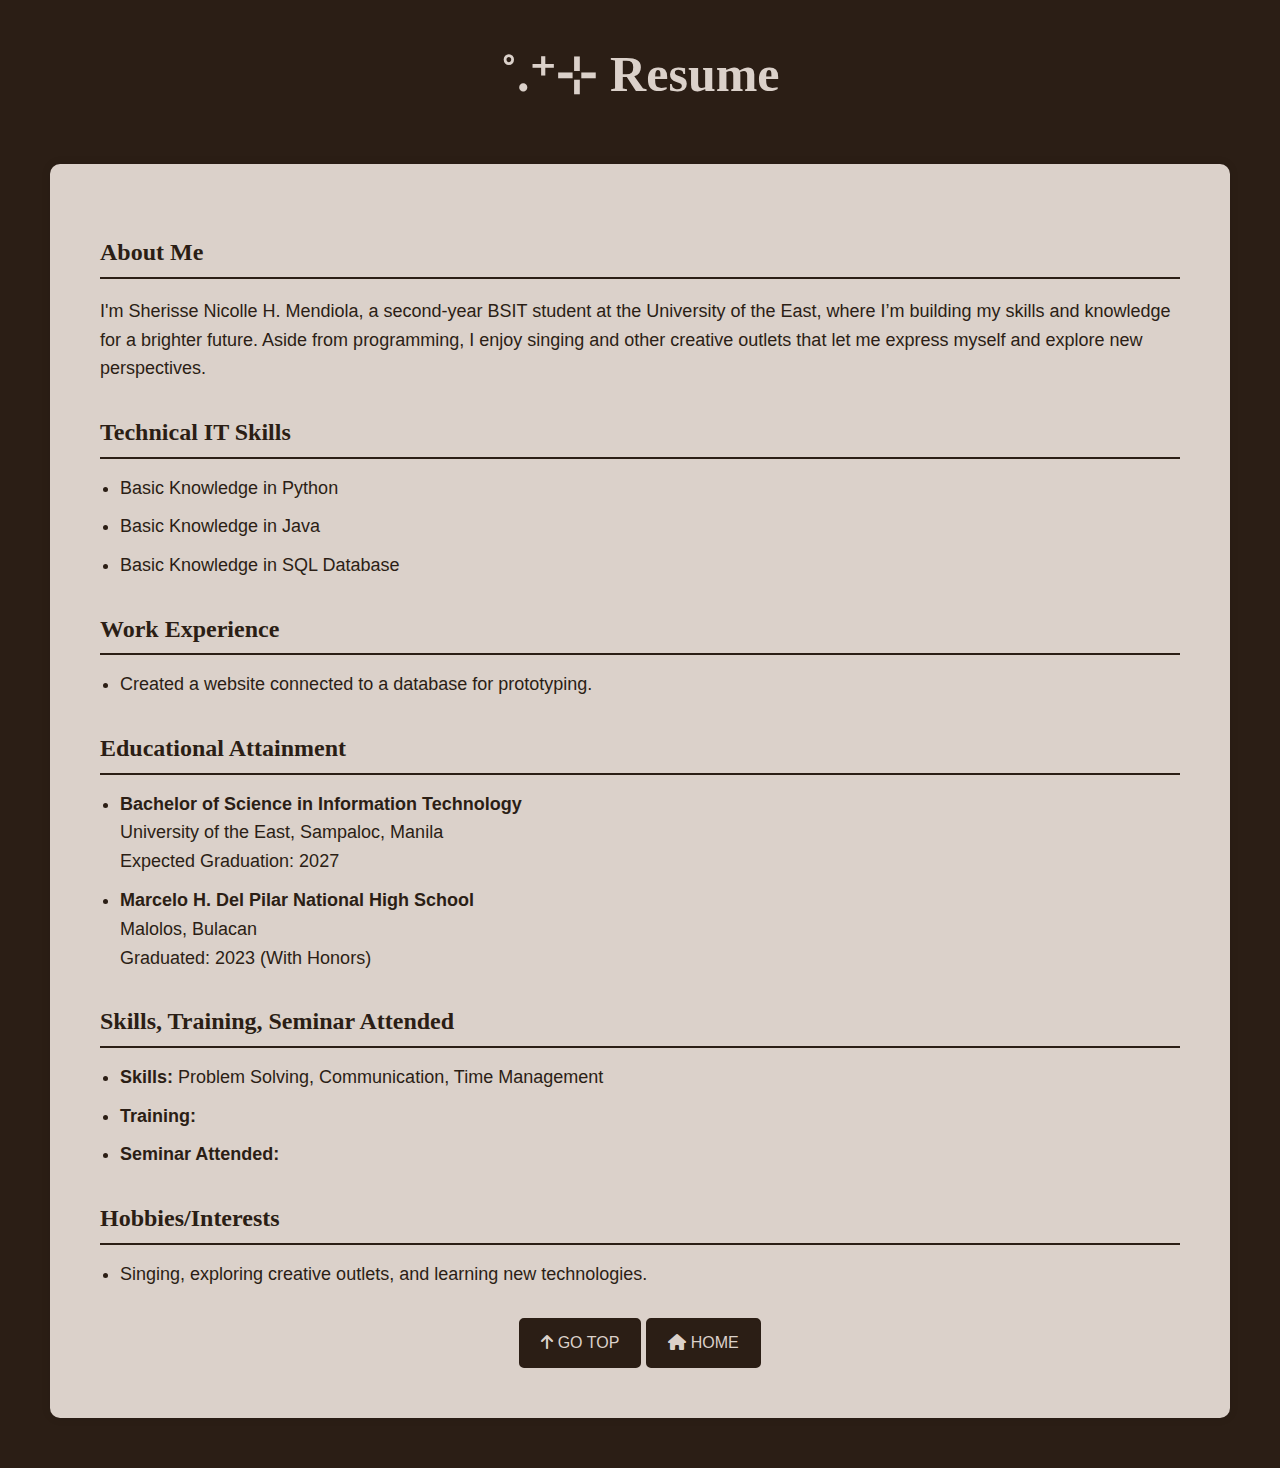
<file: mendiola_itbd_resume.html>
<!DOCTYPE html>
<html lang="en">
<head>
    <meta charset="UTF-8">
    <meta name="viewport" content="width=device-width, initial-scale=1.0">
    <title>Resume</title>
    <link rel="stylesheet" href="resume1.css">
    <link rel="stylesheet" href="https://cdnjs.cloudflare.com/ajax/libs/font-awesome/6.0.0/css/all.min.css">
</head>
<body id="top">
  <div align="center">
    <h1 style="font-family: Garamond; font-size: 50px;">˚.⁺⊹ Resume</h1>
</div>
    <div class="resume-container">
        <main>
            <section class="section">
                <h2>About Me</h2>
                <p>I'm Sherisse Nicolle H. Mendiola, a second-year BSIT student at the University of the East, where I’m building my skills and knowledge for a brighter future. Aside from programming, I enjoy singing and other creative outlets that let me express myself and explore new perspectives.</p>
            </section>

            <section class="section">
                <h2>Technical IT Skills</h2>
                <ul>
                    <li>Basic Knowledge in Python</li>
                    <li>Basic Knowledge in Java</li>
                    <li>Basic Knowledge in SQL Database</li>
                </ul>
            </section>

            <section class="section">
                <h2>Work Experience</h2>
                <ul>
                    <li>Created a website connected to a database for prototyping.</li>
                </ul>
            </section>

            <section class="section">
                <h2>Educational Attainment</h2>
                <ul class="education-list">
                    <li>
                        <strong>Bachelor of Science in Information Technology</strong><br>
                        University of the East, Sampaloc, Manila<br>
                        Expected Graduation: 2027
                    </li>
                    <li>
                        <strong>Marcelo H. Del Pilar National High School</strong><br>
                        Malolos, Bulacan<br>
                        Graduated: 2023 (With Honors)
                    </li>
                </ul>
            </section>

            <section class="section">
                <h2>Skills, Training, Seminar Attended</h2>
                <ul>
                    <li><strong>Skills:</strong> Problem Solving, Communication, Time Management</li>
                    <li><strong>Training:</strong> </li>
                    <li><strong>Seminar Attended:</strong> </li>
                </ul>
            </section>

            <section class="section">
                <h2>Hobbies/Interests</h2>
                <ul>
                    <li>Singing, exploring creative outlets, and learning new technologies.</li>
                </ul>
            </section>
        </main>

        <div class="top">
            <a href="#top" title="top"><i class="fas fa-arrow-up"></i> GO TOP</a>
            <a href="index.html" title="index"><i class="fas fa-home"></i> HOME</a></li>
        </div>
    </div>
</body>
</html>
</file>
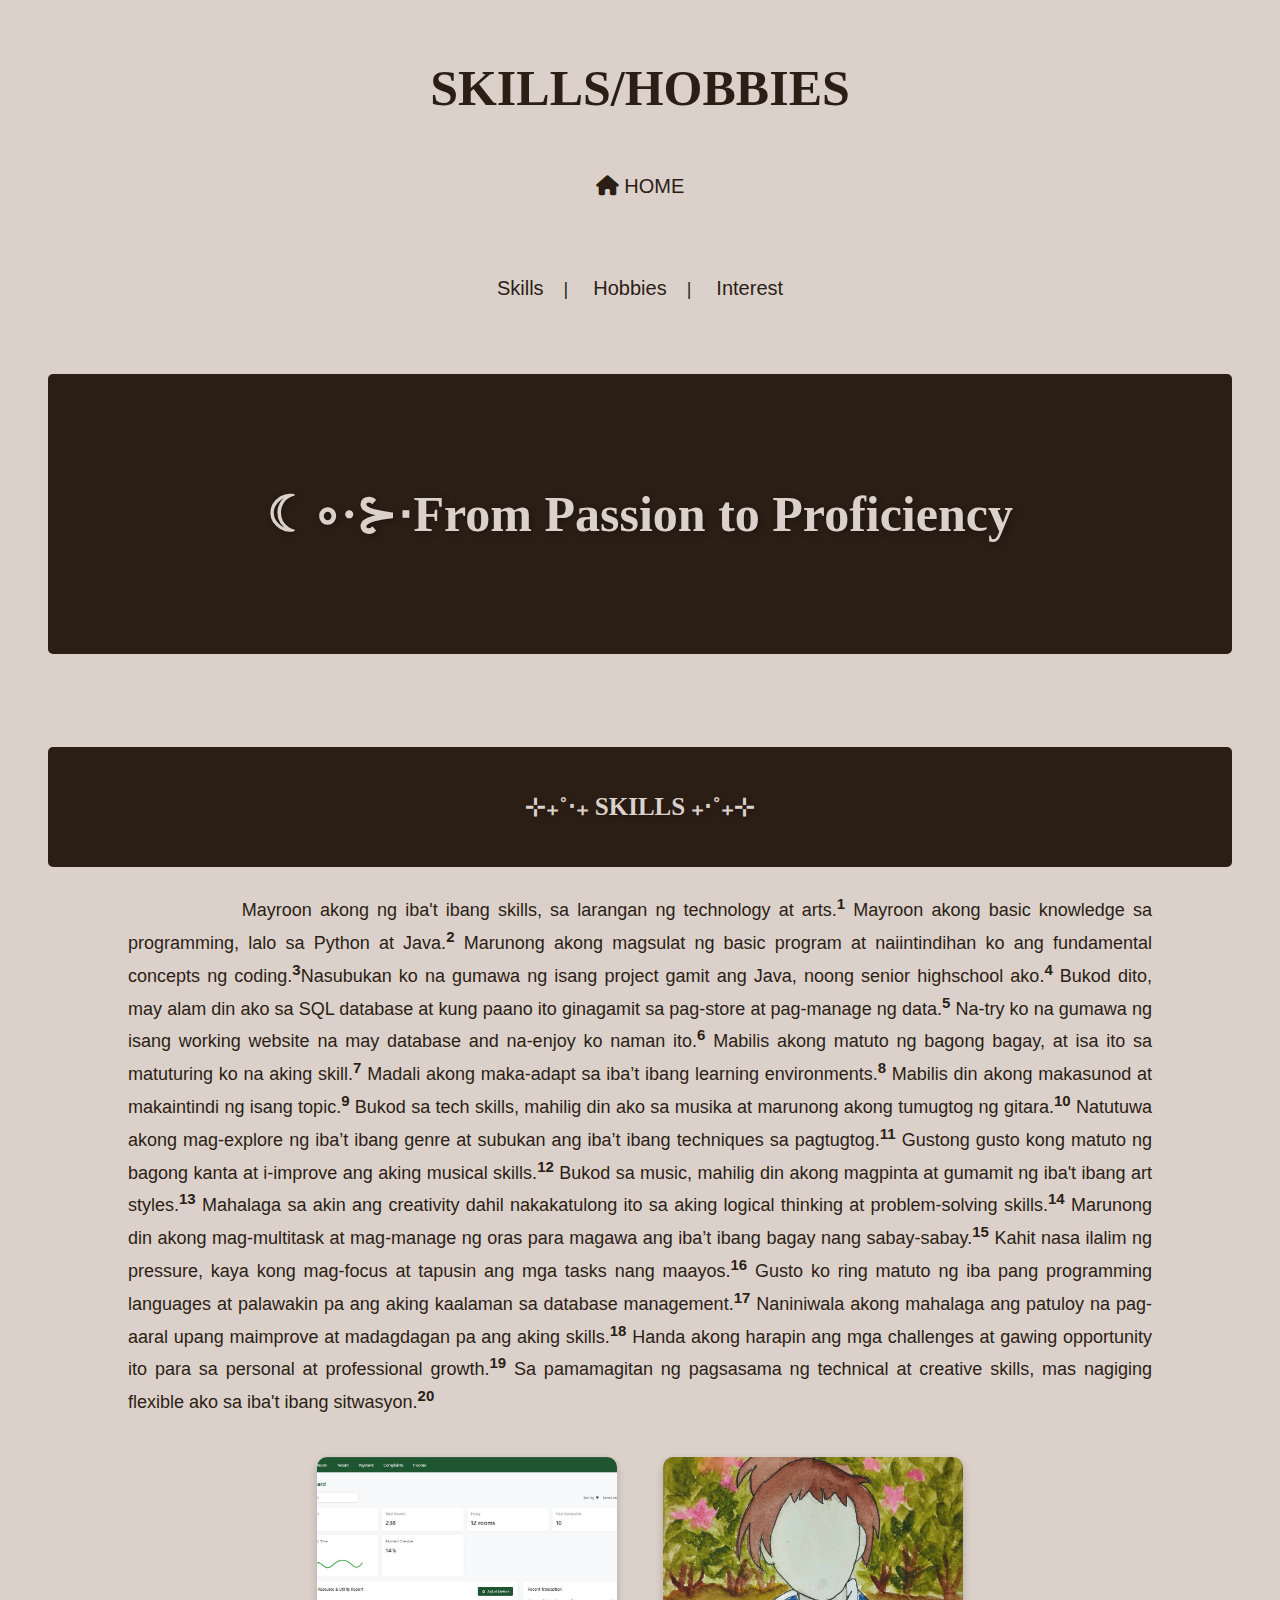
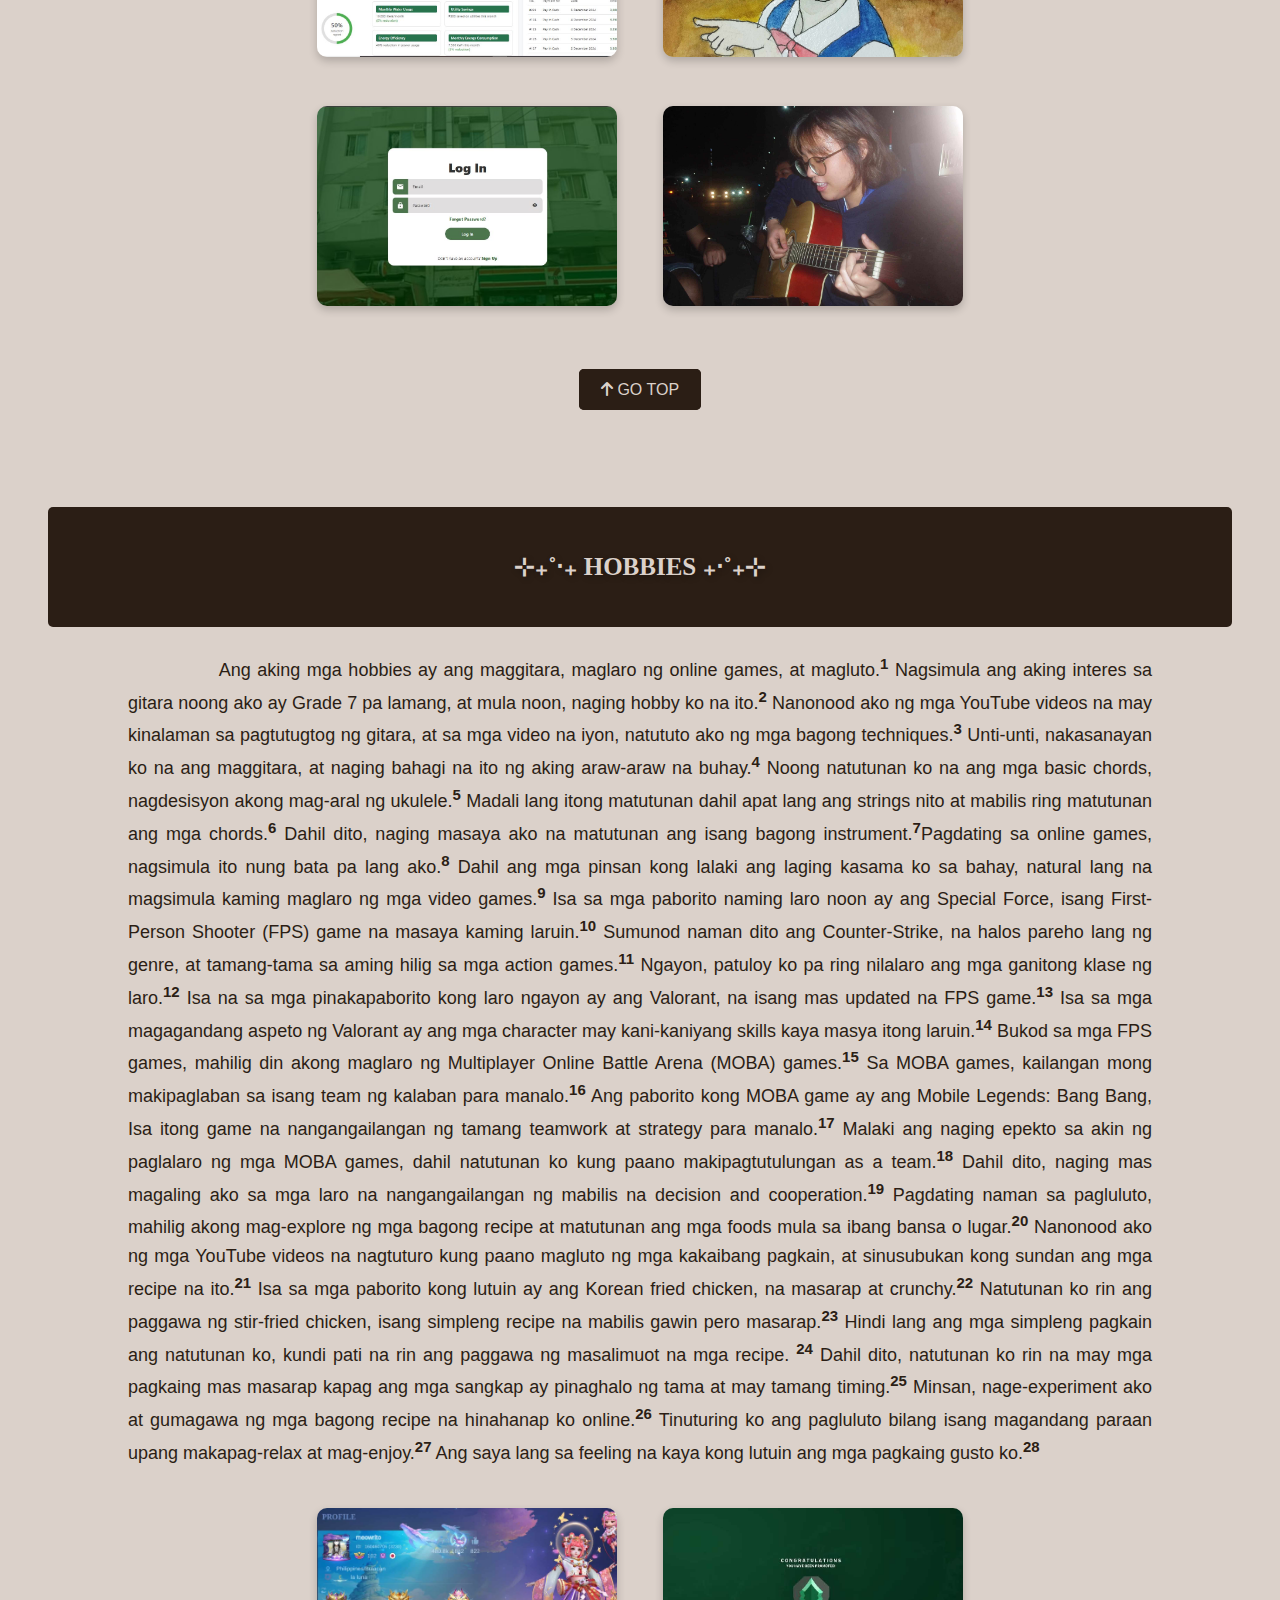
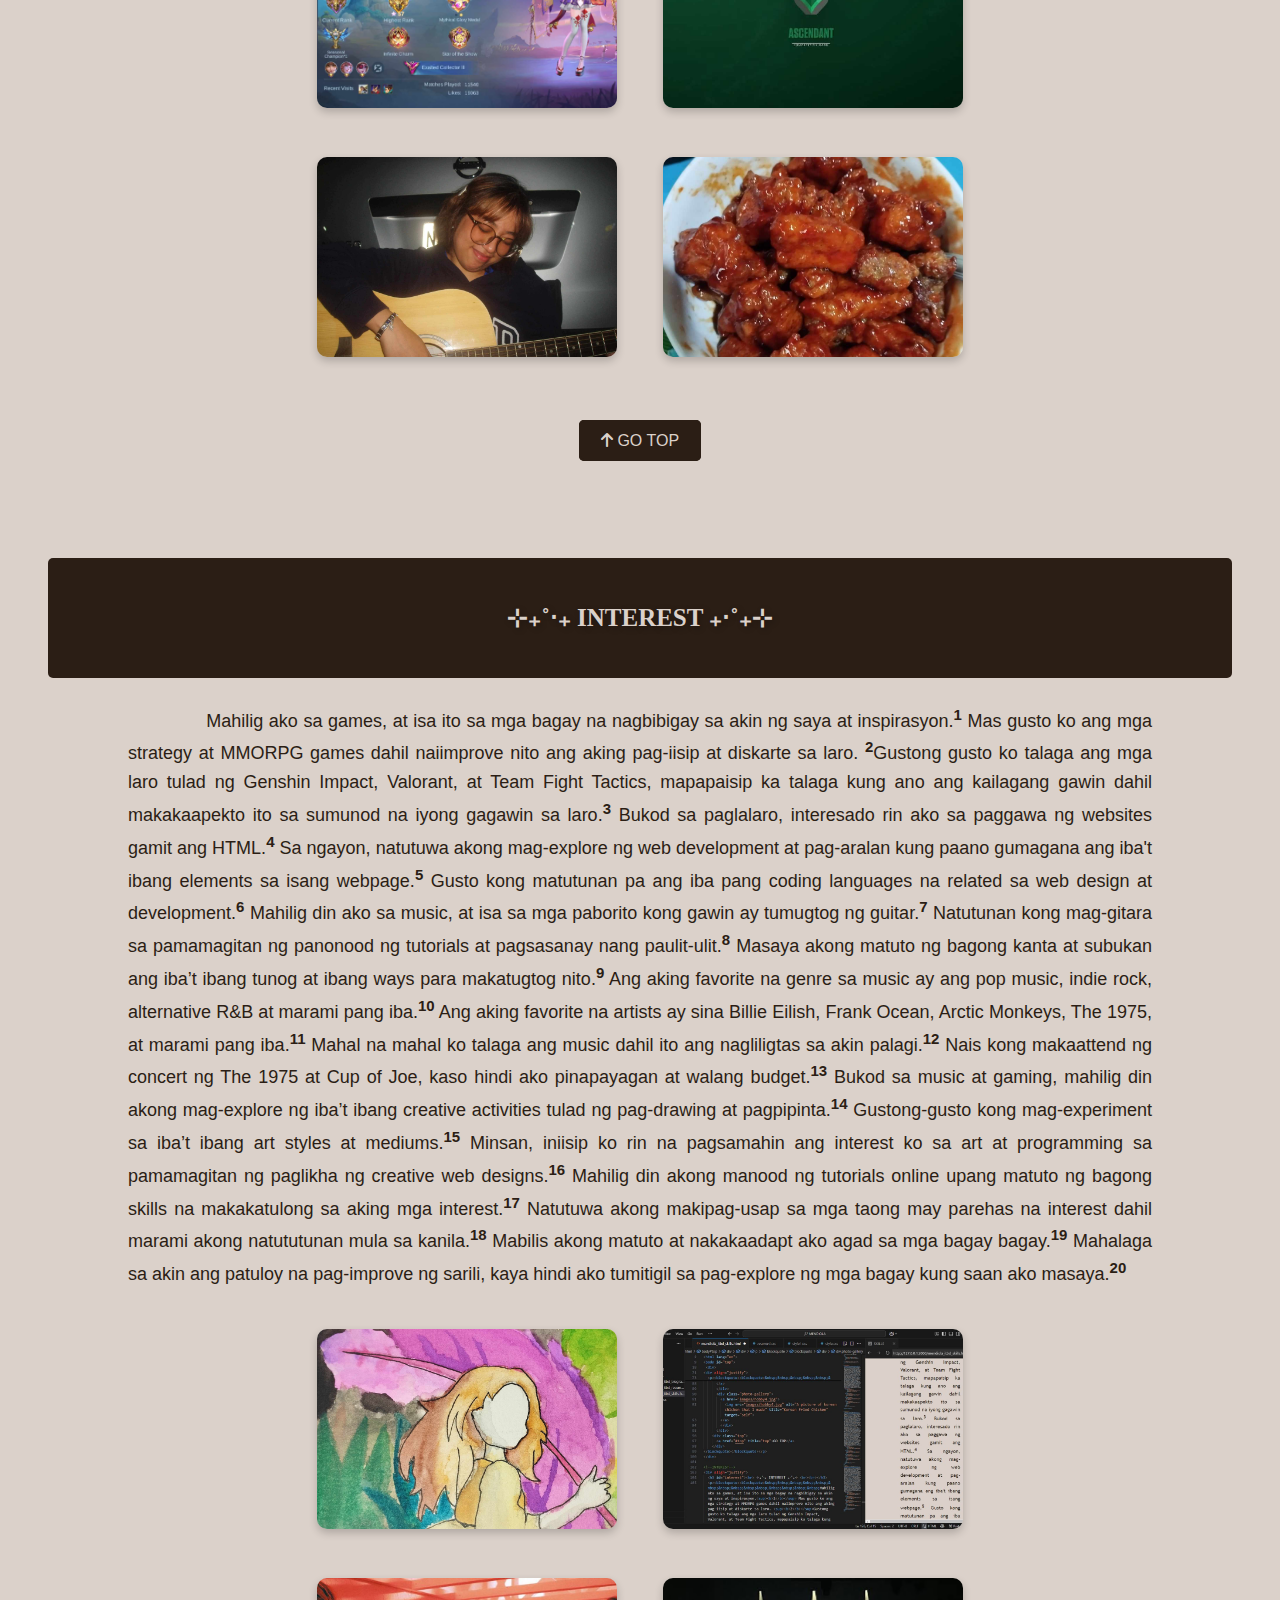
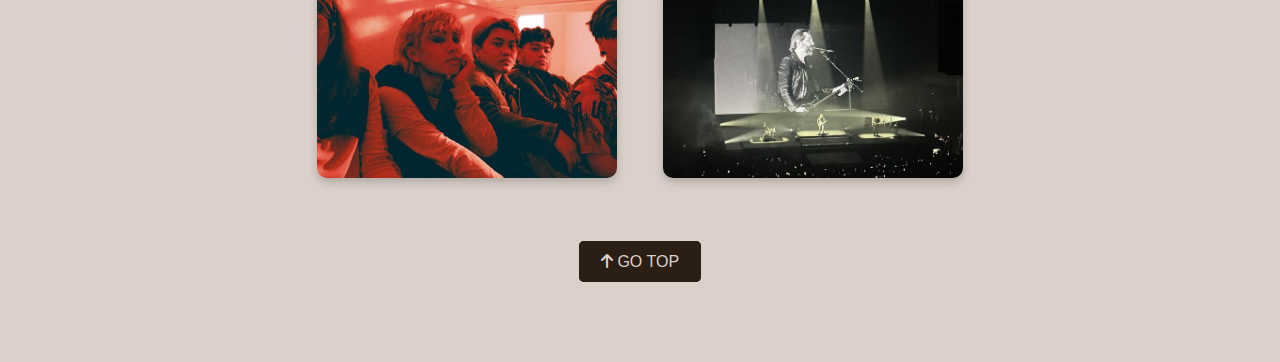
<file: mendiola_itbd_skills.html>
<!DOCTYPE html>
<html lang="en">
    <head>
        <meta charset="utf-8">
        <meta name="viewport" content="width=device-width, initial-scale=1.0">
        <title>SKILLS</title>
        <link rel="stylesheet" type="text/css" href="style.css">
        <link rel="stylesheet" href="https://cdnjs.cloudflare.com/ajax/libs/font-awesome/6.0.0/css/all.min.css">
    </head>
<body id="top">
    <!--MENDIOLA, SHERISSE NICOLLE-->
    <!--ITBD-->
 <!--HEADER-->

 <div align="center">
  <h2>SKILLS/HOBBIES</h2>
  <a href="index.html" title="index"><i class="fas fa-home"></i> HOME</a></li>
 </div>
 <div>
  <div>
    <nav>
      <a href="#skills" title="Skills">Skills</a>|
      <a href="#hobbies" title="Hobbies">Hobbies</a>|
      <a href="#interest" title="Interest">Interest</a>
      
    </nav>
   </div>

<div align="center">
    <h1 style="font-family: Garamond; font-size: 50px;"><br>☾∘∙⊱⋅From Passion to Proficiency<br><br></h1>
  <br>
    
</div>

<!--SKILLS-->
<div align="justify">
  <h3 id="skills"><br>⊹₊˚‧₊ SKILLS ₊‧˚₊⊹<br><br></h3>
  <p><blockquote><blockquote>&nbsp;&nbsp;&nbsp;&nbsp;&nbsp;&nbsp;&nbsp;&nbsp;&nbsp;&nbsp;&nbsp;&nbsp;&nbsp;&nbsp;Mayroon akong ng iba't ibang skills, sa larangan ng technology at arts.<sup><b>1</b></sup> Mayroon akong basic knowledge sa programming, lalo sa Python at Java.<sup><b>2</b></sup> Marunong akong magsulat ng basic program at naiintindihan ko ang fundamental concepts ng coding.<sup><b>3</b></sup>Nasubukan ko na gumawa ng isang project gamit ang Java, noong senior highschool ako.<sup><b>4</b></sup> Bukod dito, may alam din ako sa SQL database at kung paano ito ginagamit sa pag-store at pag-manage ng data.<sup><b>5</b></sup> Na-try ko na gumawa ng isang working website na may database and na-enjoy ko naman ito.<sup><b>6</b></sup> Mabilis akong matuto ng bagong bagay, at isa ito sa matuturing ko na aking skill.<sup><b>7</b></sup> Madali akong maka-adapt sa iba’t ibang learning environments.<sup><b>8</b></sup> Mabilis din akong makasunod at makaintindi ng isang topic.<sup><b>9</b></sup> Bukod sa tech skills, mahilig din ako sa musika at marunong akong tumugtog ng gitara.<sup><b>10</b></sup> Natutuwa akong mag-explore ng iba’t ibang genre at subukan ang iba’t ibang techniques sa pagtugtog.<sup><b>11</b></sup> Gustong gusto kong matuto ng bagong kanta at i-improve ang aking musical skills.<sup><b>12</b></sup> Bukod sa music, mahilig din akong magpinta at gumamit ng iba't ibang art styles.<sup><b>13</b></sup> Mahalaga sa akin ang creativity dahil nakakatulong ito sa aking logical thinking at problem-solving skills.<sup><b>14</b></sup> Marunong din akong mag-multitask at mag-manage ng oras para magawa ang iba’t ibang bagay nang sabay-sabay.<sup><b>15</b></sup> Kahit nasa ilalim ng pressure, kaya kong mag-focus at tapusin ang mga tasks nang maayos.<sup><b>16</b></sup> Gusto ko ring matuto ng iba pang programming languages at palawakin pa ang aking kaalaman sa database management.<sup><b>17</b></sup> Naniniwala akong mahalaga ang patuloy na pag-aaral upang maimprove at madagdagan pa ang aking skills.<sup><b>18</b></sup> Handa akong harapin ang mga challenges at gawing opportunity ito para sa personal at professional growth.<sup><b>19</b></sup> Sa pamamagitan ng pagsasama ng technical at creative skills, mas nagiging flexible ako sa iba't ibang sitwasyon.<sup><b>20</b></sup>
    <div align="center">
      <div class="photo-gallery">
          <a href="images/skill1.jpg" target="pics">
            <img src="images/skill1.jpg" alt="A picture of a dashboard for our web based system" title="Dashboard for Web Based System">
          </a>
      </div>
      <div class="photo-gallery">
        <a href="images/skill2.jpg" target="pics">
          <img src="images/skill2.jpg" alt="A picture of my painting from Cat Returns" title="Cat Returns painting" >
        </a>
      </div>
      <div class="photo-gallery">
      <a href="images/skill3.JPG" target="pics">
        <img src="images/skill3.JPG" alt="A picture of log in for web based system" title="Log In for Web Based System" >
      </a>
      </div>
      <div class="photo-gallery">
        <a href="images/skill4.jpg" target="pics">
          <img src="images/skill4.jpg" alt="A picture of me playing a guitar" title="Playing Guitar" >
        </a>
        </div>
      </div>  
    <div class="top">
      <a href="#top" title="top"><i class="fas fa-arrow-up"></i> GO TOP</a>
    </div>
  
  
 </blockquote></blockquote></p>
</div>
  
  
  
<!--HOBBIES-->
<div align="justify">
  <h3 id="hobbies"><br>⊹₊˚‧₊ HOBBIES ₊‧˚₊⊹<br><br></h3>
  <p><blockquote><blockquote>&nbsp;&nbsp;&nbsp;&nbsp;&nbsp;&nbsp;&nbsp;&nbsp;&nbsp;&nbsp;&nbsp;&nbsp;&nbsp;&nbsp;Ang aking mga hobbies ay ang maggitara, maglaro ng online games, at magluto.<sup><b>1</b></sup> Nagsimula ang aking interes sa gitara noong ako ay Grade 7 pa lamang, at mula noon, naging hobby ko na ito.<sup><b>2</b></sup> Nanonood ako ng mga YouTube videos na may kinalaman sa pagtutugtog ng gitara, at sa mga video na iyon, natututo ako ng mga bagong techniques.<sup><b>3</b></sup> Unti-unti, nakasanayan ko na ang maggitara, at naging bahagi na ito ng aking araw-araw na buhay.<sup><b>4</b></sup> Noong natutunan ko na ang mga basic chords, nagdesisyon akong mag-aral ng ukulele.<sup><b>5</b></sup> Madali lang itong matutunan dahil apat lang ang strings nito at mabilis ring matutunan ang mga chords.<sup><b>6</b></sup> Dahil dito, naging masaya ako na matutunan ang isang bagong instrument.<sup><b>7</b></sup>Pagdating sa online games, nagsimula ito nung bata pa lang ako.<sup><b>8</b></sup> Dahil ang mga pinsan kong lalaki ang laging kasama ko sa bahay, natural lang na magsimula kaming maglaro ng mga video games.<sup><b>9</b></sup> Isa sa mga paborito naming laro noon ay ang Special Force, isang First-Person Shooter (FPS) game na masaya kaming laruin.<sup><b>10</b></sup> Sumunod naman dito ang Counter-Strike, na halos pareho lang ng genre, at tamang-tama sa aming hilig sa mga action games.<sup><b>11</b></sup> Ngayon, patuloy ko pa ring nilalaro ang mga ganitong klase ng laro.<sup><b>12</b></sup> Isa na sa mga pinakapaborito kong laro ngayon ay ang Valorant, na isang mas updated na FPS game.<sup><b>13</b></sup> Isa sa mga magagandang aspeto ng Valorant ay ang mga character may kani-kaniyang skills kaya masya itong laruin.<sup><b>14</b></sup> Bukod sa mga FPS games, mahilig din akong maglaro ng Multiplayer Online Battle Arena (MOBA) games.<sup><b>15</b></sup> Sa MOBA games, kailangan mong makipaglaban sa isang team ng kalaban para manalo.<sup><b>16</b></sup> Ang paborito kong MOBA game ay ang Mobile Legends: Bang Bang, Isa itong game na nangangailangan ng tamang teamwork at strategy para manalo.<sup><b>17</b></sup> Malaki ang naging epekto sa akin ng paglalaro ng mga MOBA games, dahil natutunan ko kung paano makipagtutulungan as a team.<sup><b>18</b></sup> Dahil dito, naging mas magaling ako sa mga laro na nangangailangan ng mabilis na decision and cooperation.<sup><b>19</b></sup> Pagdating naman sa pagluluto, mahilig akong mag-explore ng mga bagong recipe at matutunan ang mga foods mula sa ibang bansa o lugar.<sup><b>20</b></sup> Nanonood ako ng mga YouTube videos na nagtuturo kung paano magluto ng mga kakaibang pagkain, at sinusubukan kong sundan ang mga recipe na ito.<sup><b>21</b></sup> Isa sa mga paborito kong lutuin ay ang Korean fried chicken, na masarap at crunchy.<sup><b>22</b></sup> Natutunan ko rin ang paggawa ng stir-fried chicken, isang simpleng recipe na mabilis gawin pero masarap.<sup><b>23</b></sup> Hindi lang ang mga simpleng pagkain ang natutunan ko, kundi pati na rin ang paggawa ng masalimuot na mga recipe. <sup><b>24</b></sup> Dahil dito, natutunan ko rin na may mga pagkaing mas masarap kapag ang mga sangkap ay pinaghalo ng tama at may tamang timing.<sup><b>25</b></sup> Minsan, nage-experiment ako at gumagawa ng mga bagong recipe na hinahanap ko online.<sup><b>26</b></sup> Tinuturing ko ang pagluluto bilang isang magandang paraan upang makapag-relax at mag-enjoy.<sup><b>27</b></sup> Ang saya lang sa feeling na kaya kong lutuin ang mga pagkaing gusto ko.<sup><b>28</b></sup>  
    <div align="center">
      <div class="photo-gallery">
          <a href="images/hobby1.jpg" target="pics">
            <img src="images/hobby1.jpg" alt="A picture of my account in Mobile Legends" title="Mobile Legends">
          </a>
      </div>
      <div class="photo-gallery">
        <a href="images/hobby2.jpg" target="pics">
          <img src="images/hobby2.jpg" alt="A picture of my highest rank in Valorant" title="Ascendant Rank" >
        </a>
      </div>
      <div class="photo-gallery">
      <a href="images/hobby3.jpg" target="pics">
        <img src="images/hobby3.jpg" alt="A picture of me holding my guitar" title="Guitar" >
      </a>
      </div>
      <div class="photo-gallery">
        <a href="images/hobby4.jpg" target="pics">
          <img src="images/hobby4.jpg" alt="A picture of korean chicken that I made" title="Korean Fried Chicken">
        </a>
        </div>
      </div>
    <div class="top">
      <a href="#top" title="top"><i class="fas fa-arrow-up"></i> GO TOP</a>
    </div> 
</blockquote></blockquote></p>
</div>

<!--INTEREST-->
<div align="justify">
  <h3 id="interest"><br> ⊹₊˚‧₊ INTEREST ₊‧˚₊⊹ <br><br></h3>
  <p><blockquote><blockquote>&nbsp;&nbsp;&nbsp;&nbsp;&nbsp;&nbsp;&nbsp;&nbsp;&nbsp;&nbsp;&nbsp;&nbsp;&nbsp;&nbsp;Mahilig ako sa games, at isa ito sa mga bagay na nagbibigay sa akin ng saya at inspirasyon.<sup><b>1</b></sup> Mas gusto ko ang mga strategy at MMORPG games dahil naiimprove nito ang aking pag-iisip at diskarte sa laro. <sup><b>2</b></sup>Gustong gusto ko talaga ang mga laro tulad ng Genshin Impact, Valorant, at Team Fight Tactics, mapapaisip ka talaga kung ano ang kailagang gawin dahil makakaapekto ito sa sumunod na iyong gagawin sa laro.<sup><b>3</b></sup> Bukod sa paglalaro, interesado rin ako sa paggawa ng websites gamit ang HTML.<sup><b>4</b></sup> Sa ngayon, natutuwa akong mag-explore ng web development at pag-aralan kung paano gumagana ang iba't ibang elements sa isang webpage.<sup><b>5</b></sup> Gusto kong matutunan pa ang iba pang coding languages na related sa web design at development.<sup><b>6</b></sup> Mahilig din ako sa music, at isa sa mga paborito kong gawin ay tumugtog ng guitar.<sup><b>7</b></sup> Natutunan kong mag-gitara sa pamamagitan ng panonood ng tutorials at pagsasanay nang paulit-ulit.<sup><b>8</b></sup> Masaya akong matuto ng bagong kanta at subukan ang iba’t ibang tunog at ibang ways para makatugtog nito.<sup><b>9</b></sup> Ang aking favorite na genre sa music ay ang pop music, indie rock, alternative R&B at marami pang iba.<sup><b>10</b></sup> Ang aking favorite na artists ay sina Billie Eilish, Frank Ocean, Arctic Monkeys, The 1975, at marami pang iba.<sup><b>11</b></sup> Mahal na mahal ko talaga ang music dahil ito ang nagliligtas sa akin palagi.<sup><b>12</b></sup> Nais kong makaattend ng concert ng The 1975 at Cup of Joe, kaso hindi ako pinapayagan at walang budget.<sup><b>13</b></sup> Bukod sa music at gaming, mahilig din akong mag-explore ng iba’t ibang creative activities tulad ng pag-drawing at pagpipinta.<sup><b>14</b></sup> Gustong-gusto kong mag-experiment sa iba’t ibang art styles at mediums.<sup><b>15</b></sup> Minsan, iniisip ko rin na pagsamahin ang interest ko sa art at programming sa pamamagitan ng paglikha ng creative web designs.<sup><b>16</b></sup> Mahilig din akong manood ng tutorials online upang matuto ng bagong skills na makakatulong sa aking mga interest.<sup><b>17</b></sup> Natutuwa akong makipag-usap sa mga taong may parehas na  interest dahil marami akong natututunan mula sa kanila.<sup><b>18</b></sup> Mabilis akong matuto at nakakaadapt ako agad sa mga bagay bagay.<sup><b>19</b></sup> Mahalaga sa akin ang patuloy na pag-improve ng sarili, kaya hindi ako tumitigil sa pag-explore ng mga bagay kung saan ako masaya.<sup><b>20</b></sup>
    <div align="center">
      <div class="photo-gallery">
          <a href="images/interest1.jpg" target="pics">
            <img src="images/interest1.jpg" alt="A picture of my artwork inspired by The Secret World of Arriety" title="The Secret World of Arriety painting" >
          </a>
      </div>
      <div class="photo-gallery">
        <a href="images/interest2.jpg" target="pics">
          <img src="images/interest2.jpg" alt="A picture of my html code" title="HTML" >
        </a>
      </div>
      <div class="photo-gallery">
      <a href="images/interest3.jpg" target="pics">
        <img src="images/interest3.jpg" alt="A picture of my favorite band, Cup of Joe" title="Cup of Joe">
      </a>
      </div>
      <div class="photo-gallery">
        <a href="images/interest4.jpg" target="pics">
          <img src="images/interest4.jpg" alt="A picture of my another favorite band, Cigarettes After Sex" title="Cigarettes After Sex">
        </a>
        </div>
      </div> 
    <div class="top">
      <a href="#top" title="top"><i class="fas fa-arrow-up"></i> GO TOP</a>
    </div>
</blockquote></blockquote></p></div>
  
</body>
</html>
</file>
<file: style.css>
body {
  background-color: #DBD1CA;
  font-family: "Trebuchet MS", Tahoma, Verdana, sans-serif;
  color: #2B1E15;
  font-size: 18px;
  line-height: 1.6;
}

h1 {
  font-family: Georgia, Garamond, serif;
  text-shadow: 2px 2px 6px rgba(0, 0, 0, 0.3);
  background-color: #2B1E15;
  color: #DBD1CA;
  padding: 20px;
  margin: 0;
  text-align: center;
  font-size: 50px;
  border-radius: 5px;
}

h2 {
  font-family: Garamond, Georgia, serif;
  color: #2B1E15;
  text-align: center;
  font-size: 50px;
  margin-top: 20px;
  border-radius: 5px;
}

h3 {
  text-align: center;
  font-size: 25px;
  text-shadow: 2px 2px 6px rgba(0, 0, 0, 0.3);
  background-color: #2B1E15;
  color: #DBD1CA;
  font-family: Georgia, Garamond, serif;
  border-radius: 5px;
}

p {
  line-height: 1.6;
  text-align: justify;
}

nav {
  padding: 10px 0;
  text-align: center;
  margin-bottom: 20px;
}

nav a, a {
  color: #2B1E15;
  font-size: 20px;
  padding: 10px 20px;
  text-decoration: none;
}

nav a:hover {
  color: #DBD1CA;
  font-weight: bold;
  background-color: #4D3626 ;
  border-radius: 5px;
}

nav a:focus, a:focus{
  outline: 3px solid #2B1E15 ; 
  outline-offset: 2px; 
  background-color: #4D3626;
  color: #DBD1CA;
  border: 2px solid #4D3626;
  font-weight: bold;
  border-radius: 5px;

}

div {
  margin: 0;
  padding: 20px;
}

.top{
  text-align: center;
}

.top a {
  padding: 10px 20px;
  background-color: #2B1E15;
  color: #DBD1CA;
  text-decoration: none;
  font-size: 16px;
  border-radius: 5px;
  margin: 20px;
  border: 2px solid #2B1E15;
}

.top a:hover {
  background-color: #4D3626;
  color: #DBD1CA;
  padding: 10px 20px;
  border: 2px solid #4D3626;
  font-weight: bold;
}
.top a:focus {
  outline: 3px solid #2B1E15 ; 
  outline-offset: 2px; 
  background-color: #4D3626;
  color: #DBD1CA;
  border: 2px solid #4D3626;
  font-weight: bold;
}
.top a:active {
  background-color: #6B4F3A;
  border: 2px solid #6B4F3A;
}

.photo-gallery a:focus{
  outline: none;
  background-color: none;
}

.photo-gallery :active{
  background-color: none;
}

.photo-gallery {
  margin: 20px 0;
  display: inline-block;
  padding: 0;
  background: none;
 
}

.photo-gallery a:hover {
  background-color: none;
  border: none;
}

.photo-gallery img {
  width: 300px;
  height: 200px;
  object-fit: cover;
  border-radius: 10px;
  box-shadow: 0 4px 8px rgba(0, 0, 0, 0.2);
  transition: transform 0.3s ease;

}

.photo-gallery img:hover {
  transform: scale(1.05);
  box-shadow: 0 6px 12px rgba(0, 0, 0, 0.3);
}
</file>
<file: mybeat.css>
body {
    background-color: #2B1E15;
    font-family: "Trebuchet MS", Tahoma, Verdana, sans-serif;
    margin: 0;
    padding: 20px;
}

h2 {
    font-family: Garamond;
    color: #DBD1CA;
    text-align: center;
    font-size: 35px;
    margin-bottom: 40px;
    text-transform: uppercase;
    letter-spacing: 3px;
    text-shadow: 2px 2px 4px rgba(9, 6, 4, 0.1);
}

h3 {
    font-family: Garamond;
    background: linear-gradient(45deg, #2B1E15, #4D3626);
    color: #DBD1CA;
    padding: 15px;
    border-radius: 8px;
    text-align: center;
    margin: 30px 0;
    box-shadow: 0 4px 6px rgba(9, 6, 4, 0.2);
}

.music-section {
    background: #DBD1CA;
    border-radius: 15px;
    padding: 20px;
    margin: 20px auto;
    max-width: 1200px;
    box-shadow: 0 5px 15px rgba(9, 6, 4, 0.1);
}

.audio-container {
    display: flex;
    flex-wrap: wrap;
    justify-content: center;
    gap: 30px;
    padding: 20px;
}

.audio-item {
    background: #fff;
    border-radius: 12px;
    padding: 20px;
    width: 280px;
    box-shadow: 0 8px 16px rgba(9, 6, 4, 0.1);
    transition: transform 0.3s ease;
    border: 1px solid #DBD1CA;
}

.audio-item:hover {
    transform: translateY(-5px);
    box-shadow: 0 12px 20px rgba(9, 6, 4, 0.15);
}

.audio-item p:first-of-type {
    font-size: 30px;
    font-weight: bold;
    margin: 0;
    color: #2B1E15;
}

.audio-item p:nth-of-type(2) {
    color: #6F4E37;
    font-size: 0.9em;
    margin: 5px 0 15px 0;
}

.artist-image {
    width: 100%;
    height: 280px;
    object-fit: cover;
    border-radius: 8px;
    margin: 15px 0;
    box-shadow: 0 4px 8px rgba(9, 6, 4, 0.2);
}

audio {
    width: 100%;
    margin-top: 15px;
    border-radius: 30px;
}

audio::-webkit-media-controls-panel {
    background-color: #DBD1CA;
}

audio::-webkit-media-controls-play-button,
audio::-webkit-media-controls-mute-button {
    background-color: #4D3626;
    border-radius: 50%;
}

audio::-webkit-media-controls-current-time-display,
audio::-webkit-media-controls-time-remaining-display {
    color: #2B1E15;
}
.top {
    text-align: center;
    margin-top: 30px;
}

a[href="#top"], a[href="index.html"] {
    display: inline-block;
    padding: 10px 20px;
    background-color: #DBD1CA;
    color:  #2B1E15;
    text-decoration: none;
    font-size: 16px;
    border-radius: 5px;
    border: 2px solid #DBD1CA;
}

a[href="#top"]:hover, a[href="index.html"]:hover {
    background-color: #4D3626;
    color: #DBD1CA;
    border: 2px solid #DBD1CA;
    font-weight: bold;
}

a[href="#top"]:focus, a[href="index.html"]:focus{
    outline: 3px solid #2B1E15 ; 
    outline-offset: 2px; 
    background-color: #4D3626;
    color: #DBD1CA;
    border: 2px solid #DBD1CA;
    font-weight: bold;
  }
</file>
<file: photodump.css>
body {
    background-color: #DBD1CA;
    font-family: "Trebuchet MS", Tahoma, Verdana, sans-serif;
    color: #2B1E15;
    font-size: 18px;
    line-height: 1.6;
  }
  
  h2 {
    background-color: #2B1E15;
    font-family: Garamond, Georgia, serif;
    color: #DBD1CA;
    text-align: center;
    font-size: 50px;
    margin-top: 20px;
    border-radius: 5px;
}


.photo-gallery {
    display: inline-block;
    width: 200px;
    margin: 10px;
    padding: 10px;
    background: white;
    box-shadow: 0 2px 4px rgba(0, 0, 0, 0.1);
    text-align: center;
    vertical-align: top;
    transition: transform 0.3s ease;
}

.photo-gallery a {
    padding: 0;
    background: none;
    text-decoration: none;
    color: #2B1E15;
}

.photo-gallery a:hover {
    background: none;
}

.photo-gallery img {
    width: 100%;
    height: 200px;
    object-fit: cover;
    margin-bottom: 8px;
    border: 1px solid #ddd;
}

.photo-gallery:hover {
    transform: translateY(-5px);
    box-shadow: 0 4px 8px rgba(0, 0, 0, 0.2);
}

.photo-gallery::after {
    content: attr(data-caption);
    display: block;
    padding: 5px;
    font-size: 14px;
    color: #2B1E15;
}

.gallery-container {
    max-width: 1200px;
    margin: 0 auto;
    text-align: center;
    padding: 20px;
}

.description{
    font-size: 14px;
}
.top {
    text-align: center;
    margin-top: 30px;
}

a[href="#top"], a[href="index.html"] {
    display: inline-block;
    padding: 10px 20px;
    background-color: #2B1E15;
    color: #DBD1CA;
    text-decoration: none;
    font-size: 16px;
    border-radius: 5px;
    border: 2px solid #2B1E15;
}

a[href="#top"]:hover, a[href="index.html"]:hover {
    background-color: #4D3626;
    color: #DBD1CA;
    border: 2px solid #4D3626;
    font-weight: bold;
}

a[href="#top"]:focus, a[href="index.html"]:focus{
    outline: 3px solid #2B1E15 ; 
    outline-offset: 2px; 
    background-color: #4D3626;
    color: #DBD1CA;
    border: 2px solid #4D3626;
    font-weight: bold;
  }
</file>
<file: resume1.css>
body {
    background-color: #2B1E15;
    font-family: "Trebuchet MS", Tahoma, Verdana, sans-serif;
    color: #DBD1CA;
    font-size: 18px;
    line-height: 1.6;
    margin: 0;
    padding: 0;
}


.resume-container {
    background: #DBD1CA;
    padding: 50px;
    margin: 50px;
    box-shadow: 0 0 10px rgba(0, 0, 0, 0.1);
    border-radius: 10px;
}


header {
    text-align: center;
    border-bottom: 2px solid #2B1E15;
    padding-bottom: 20px;
    margin-bottom: 20px;
}

header h1 {
    font-family: Georgia, Garamond, serif;
    font-size: 36px;
    margin: 0;
    color: #2B1E15;
}

header p {
    font-size: 18px;
    color: #4D3626;
    margin: 5px 0;
}

.contact-info {
    font-size: 14px;
    color: #777;
    margin-top: 10px;
}

.contact-info p {
    margin: 5px 0;
}

h2 {
    font-family: Georgia, Garamond, serif;
    font-size: 24px;
    color: #2B1E15;
    border-bottom: 2px solid #2B1E15;
    padding-bottom: 5px;
    margin-bottom: 15px;
}

.section {
    margin-bottom: 30px;
    color: #2B1E15;
}

.section ul {
    list-style-type: disc;
    margin: 10px 0 0 20px;
    padding: 0;
}

.section ul li {
    margin: 10px 0;
}

.education-list li {
    margin-bottom: 15px;
}

.education-list strong {
    color: #2B1E15;
}


.top {
    text-align: center;
    margin-top: 30px;
}

a[href="#top"], a[href="index.html"] {
    display: inline-block;
    padding: 10px 20px;
    background-color: #2B1E15;
    color: #DBD1CA;
    text-decoration: none;
    font-size: 16px;
    border-radius: 5px;
    border: 2px solid #2B1E15;
}

a[href="#top"]:hover, a[href="index.html"]:hover {
    background-color: #4D3626;
    color: #DBD1CA;
    border: 2px solid #4D3626;
    font-weight: bold;
}

a[href="#top"]:focus, a[href="index.html"]:focus{
    outline: 3px solid #2B1E15 ; 
    outline-offset: 2px; 
    background-color: #4D3626;
    color: #DBD1CA;
    border: 2px solid #4D3626;
    font-weight: bold;
  }
</file>
